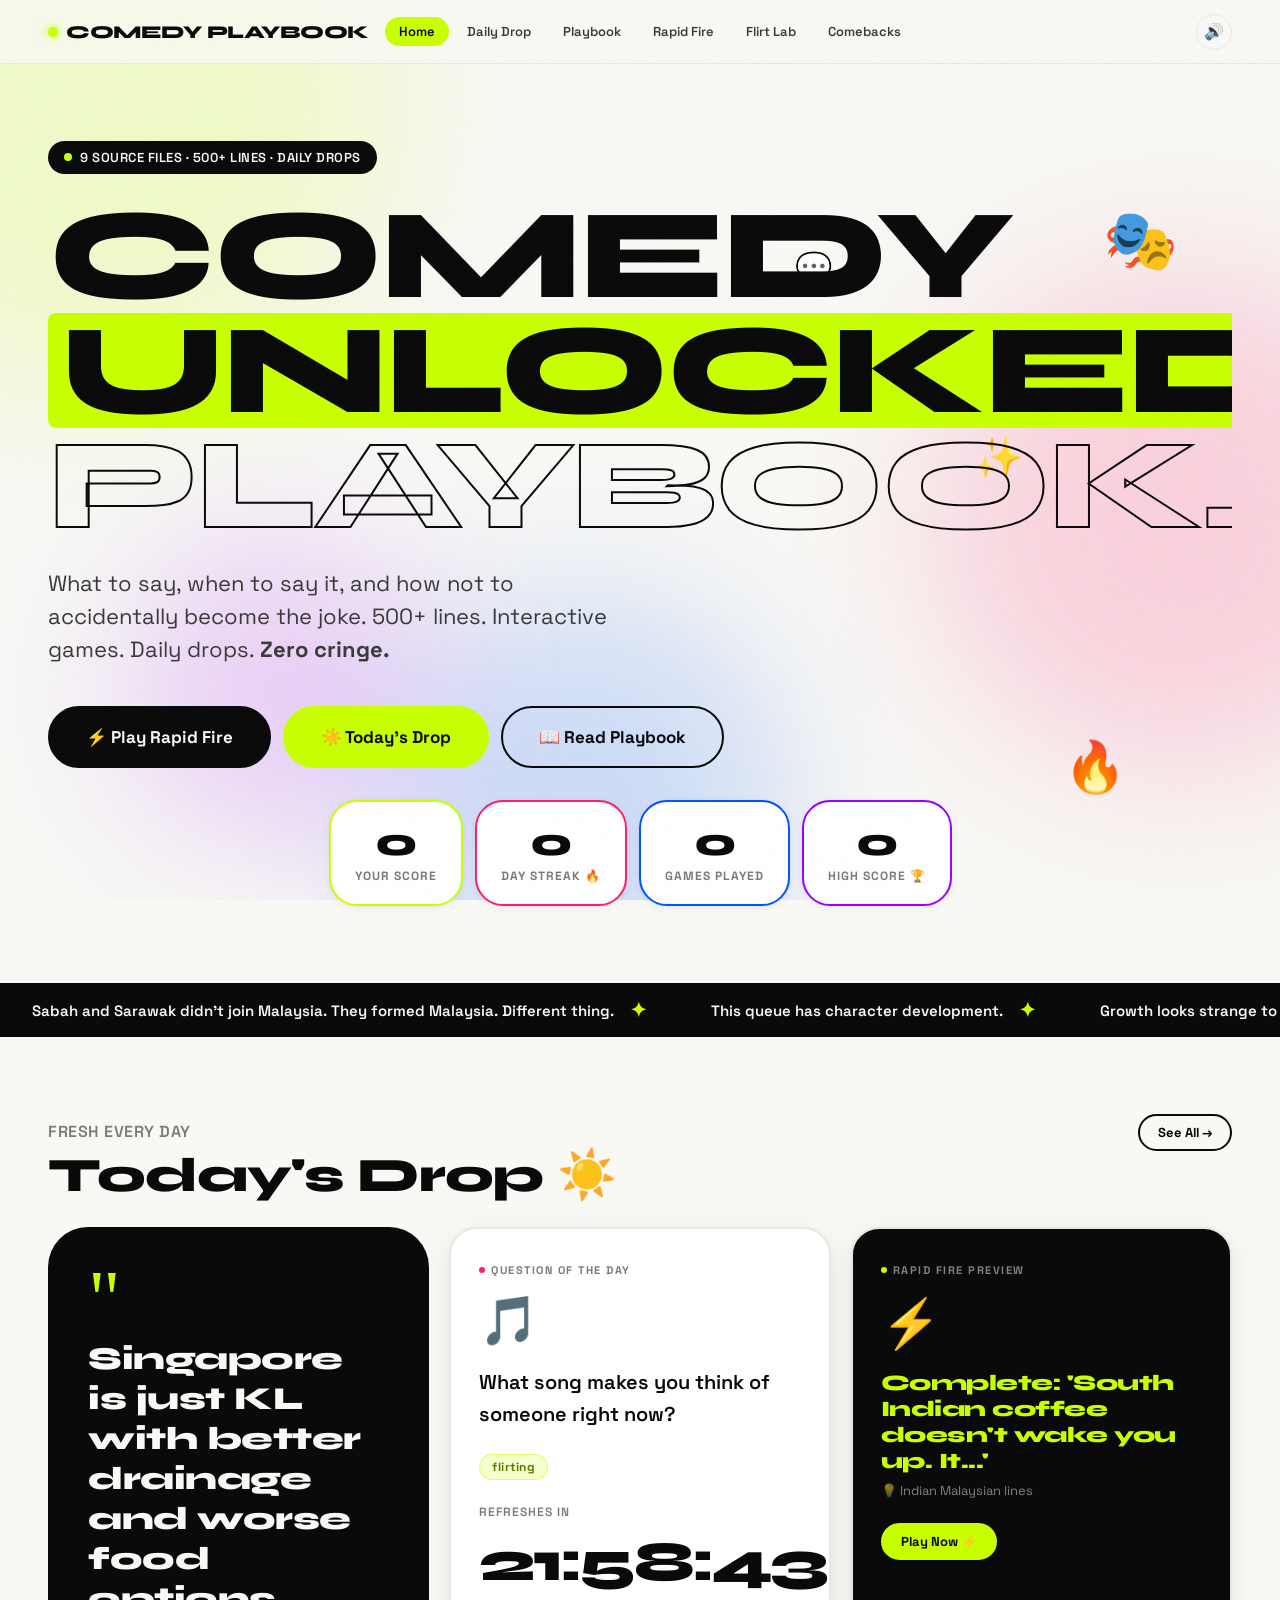
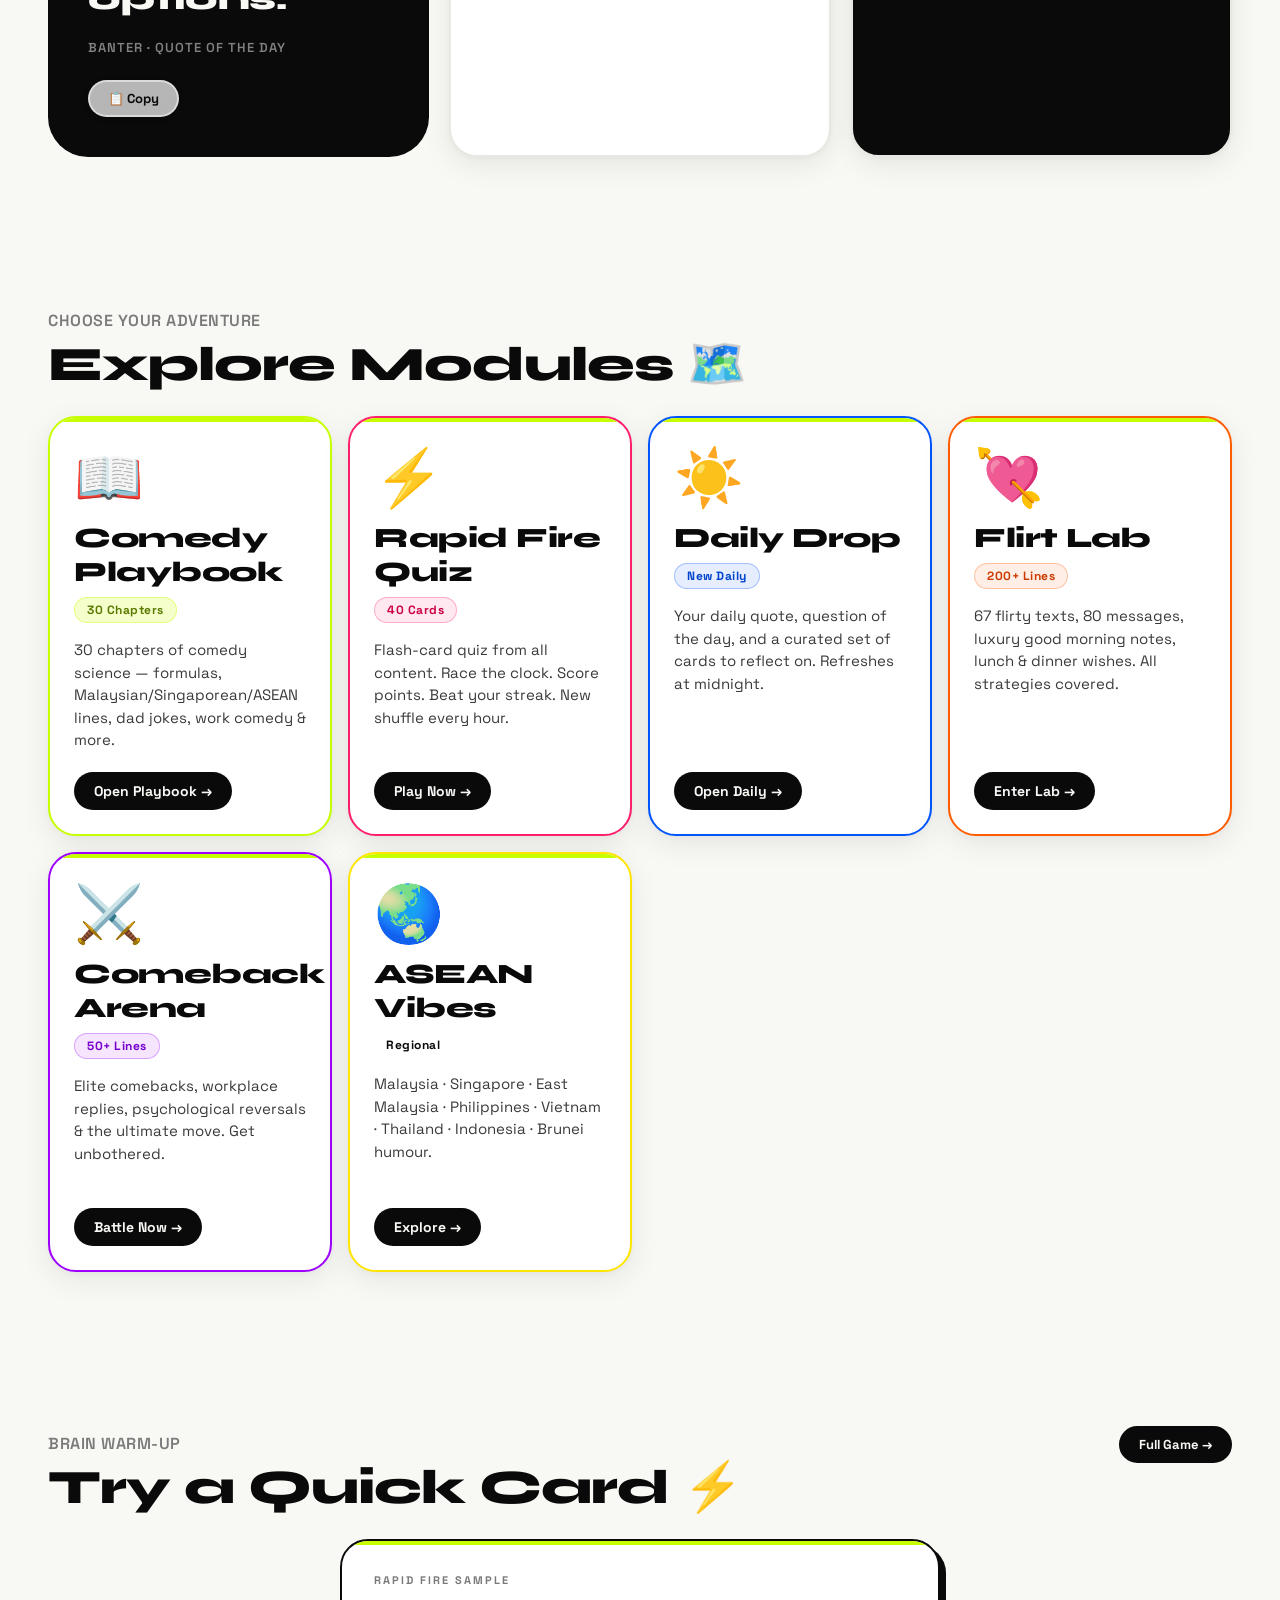
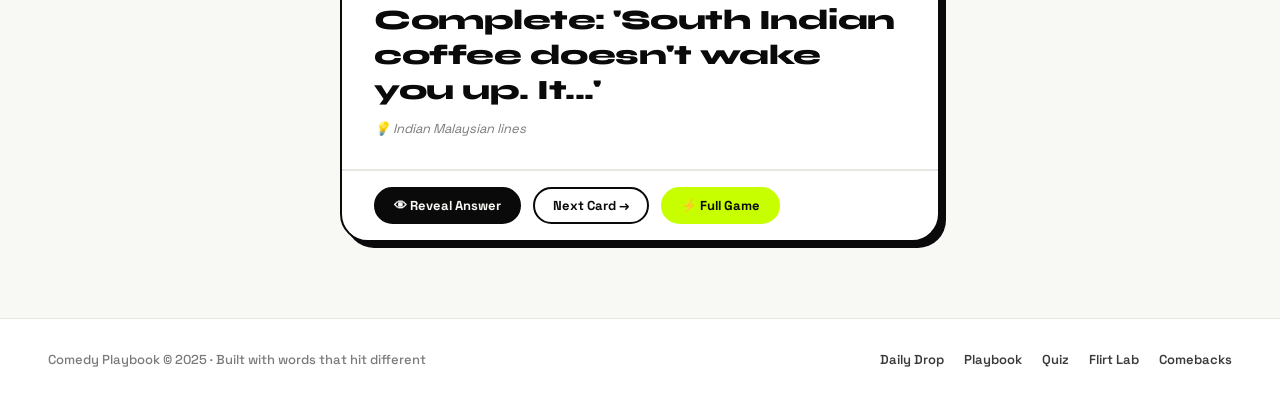
<file: index.html>
<!DOCTYPE html>
<html lang="en">
<head>
  <meta charset="UTF-8" />
  <meta name="viewport" content="width=device-width, initial-scale=1.0" />
  <meta name="description" content="Comedy Playbook — Interactive adventure game for everyday comedy, flirting, comebacks & ASEAN humour." />
  <title>Comedy Playbook 🎭 — Unlock Your Inner Comedian</title>
  <link rel="stylesheet" href="css/main.css" />
  <link rel="icon" type="image/svg+xml" href="data:image/svg+xml,<svg xmlns='http://www.w3.org/2000/svg' viewBox='0 0 100 100'><text y='.9em' font-size='90'>🎭</text></svg>" />
</head>
<body>
  <!-- Background blobs -->
  <div class="bg-blobs" aria-hidden="true">
    <div class="blob blob-1"></div>
    <div class="blob blob-2"></div>
    <div class="blob blob-3"></div>
    <div class="blob blob-4"></div>
  </div>

  <!-- Navigation -->
  <nav class="nav" role="navigation" aria-label="Main navigation">
    <a href="index.html" class="nav-logo">
      <span class="nav-logo-dot"></span>
      <span class="logo-full">COMEDY PLAYBOOK</span>
      <span class="logo-short">CP</span>
    </a>
    <div class="nav-links">
      <a href="index.html" class="nav-link active">Home</a>
      <a href="pages/daily.html" class="nav-link">Daily Drop</a>
      <a href="pages/playbook.html" class="nav-link">Playbook</a>
      <a href="pages/quiz.html" class="nav-link">Rapid Fire</a>
      <a href="pages/flirt.html" class="nav-link">Flirt Lab</a>
      <a href="pages/comebacks.html" class="nav-link">Comebacks</a>
    </div>
    <div class="nav-actions">
      <button class="nav-sound-btn" id="soundToggle" title="Toggle sound" aria-label="Toggle sound effects">🔊</button>
      <button class="burger" id="burgerBtn" aria-label="Toggle menu" aria-expanded="false">
        <span></span><span></span><span></span>
      </button>
    </div>
  </nav>

  <!-- Mobile nav -->
  <div class="mobile-nav" id="mobileNav" aria-hidden="true">
    <a href="index.html" class="mobile-nav-link active">🏠 Home</a>
    <a href="pages/daily.html" class="mobile-nav-link">☀️ Daily Drop</a>
    <a href="pages/playbook.html" class="mobile-nav-link">📖 Playbook</a>
    <a href="pages/quiz.html" class="mobile-nav-link">⚡ Rapid Fire</a>
    <a href="pages/flirt.html" class="mobile-nav-link">💘 Flirt Lab</a>
    <a href="pages/comebacks.html" class="mobile-nav-link">⚔️ Comebacks</a>
  </div>

  <main class="main-content page-wrap">

    <!-- ═══════════════════════════════════════════ HERO ═══ -->
    <section class="hero" id="hero" aria-label="Hero section">
      <!-- Floating decorations -->
      <span class="float-el" style="top:15%;right:8%;font-size:60px;animation-delay:0s">🎭</span>
      <span class="float-el" style="top:40%;right:20%;font-size:40px;animation-delay:1s">✨</span>
      <span class="float-el" style="bottom:20%;right:12%;font-size:50px;animation-delay:2s">🔥</span>
      <span class="float-el" style="top:20%;right:35%;font-size:30px;animation-delay:0.5s">💬</span>

      <div style="max-width:1400px;margin:0 auto;width:100%">
        <div class="hero-badge">
          <span class="hero-badge-dot"></span>
          9 SOURCE FILES · 500+ LINES · DAILY DROPS
        </div>

        <div class="hero-title">
          <div class="display-xl">
            <span class="line"><span class="word">COMEDY</span></span>
            <span class="line">
              <span class="word hero-accent-block" style="background:var(--accent1);color:var(--text)">UNLOCKED</span>
            </span>
            <span class="line"><span class="word text-stroke">PLAYBOOK.</span></span>
          </div>
        </div>

        <p class="hero-subtitle">
          What to say, when to say it, and how not to accidentally become the joke. 
          500+ lines. Interactive games. Daily drops. <strong>Zero cringe.</strong>
        </p>

        <div class="hero-cta-row">
          <a href="pages/quiz.html" class="btn btn-primary btn-lg" onclick="SOUNDS.click()">
            ⚡ Play Rapid Fire
          </a>
          <a href="pages/daily.html" class="btn btn-accent btn-lg" onclick="SOUNDS.click()">
            ☀️ Today's Drop
          </a>
          <a href="pages/playbook.html" class="btn btn-outline btn-lg" onclick="SOUNDS.click()">
            📖 Read Playbook
          </a>
        </div>

        <!-- Stats row -->
        <div class="stats-row mt-32" id="statsRow">
          <div class="stat-card" style="border-color:var(--accent1)">
            <div class="stat-number" id="statScore">0</div>
            <div class="stat-label">Your Score</div>
          </div>
          <div class="stat-card" style="border-color:var(--accent2)">
            <div class="stat-number" id="statStreak">0</div>
            <div class="stat-label">Day Streak 🔥</div>
          </div>
          <div class="stat-card" style="border-color:var(--accent3)">
            <div class="stat-number" id="statGames">0</div>
            <div class="stat-label">Games Played</div>
          </div>
          <div class="stat-card" style="border-color:var(--accent5)">
            <div class="stat-number" id="statHigh">0</div>
            <div class="stat-label">High Score 🏆</div>
          </div>
        </div>
      </div>
    </section>

    <!-- ═══════════════════════════════ TICKER ════════════ -->
    <div class="ticker-wrap" aria-label="Quote ticker" role="marquee">
      <div class="ticker-inner" id="ticker">
        <!-- Populated by JS -->
      </div>
    </div>

    <!-- ═══════════════════════════ DAILY DROP ════════════ -->
    <section class="section" aria-label="Daily drop section">
      <div class="section-header">
        <div>
          <div class="subheading mb-8">Fresh Every Day</div>
          <h2 class="display-md">Today's Drop ☀️</h2>
        </div>
        <a href="pages/daily.html" class="btn btn-outline btn-sm" onclick="SOUNDS.click()">See All →</a>
      </div>

      <div class="daily-strip">
        <!-- Quote of the Day -->
        <div class="quote-card tilt" id="qotdCard" style="flex:1.5">
          <span class="quote-marks">"</span>
          <p class="quote-text" id="qotdText">Loading...</p>
          <div class="quote-meta">
            <span id="qotdCategory"></span>
            · QUOTE OF THE DAY
          </div>
          <button class="btn btn-glass btn-sm mt-24" onclick="copyQuote()" style="color:var(--text)">
            📋 Copy
          </button>
        </div>

        <!-- Question of the Day -->
        <div class="daily-card tilt" style="flex:1;min-width:280px">
          <div class="daily-card-label">
            <span class="daily-card-label-dot"></span>
            Question of the Day
          </div>
          <div class="heading mb-16" id="qotdEmoji" style="font-size:48px">💭</div>
          <p class="body-lg" id="qotdQuestion" style="font-weight:600">Loading...</p>
          <div class="mt-24 flex gap-8 flex-wrap">
            <span class="tag" id="qotdTag" style="background:rgba(200,255,0,0.2);color:#5C7A00;border:1px solid rgba(200,255,0,0.5)"></span>
          </div>
          <div class="mt-24">
            <div style="font-size:12px;color:var(--text3);font-weight:600;text-transform:uppercase;letter-spacing:1px">
              Refreshes in
            </div>
            <div class="countdown mt-8" id="countdownTimer">--:--:--</div>
          </div>
        </div>

        <!-- Rapid Fire Teaser -->
        <div class="daily-card" style="background:var(--text);color:var(--bg);flex:1;min-width:280px">
          <div class="daily-card-label" style="color:rgba(248,248,245,0.5)">
            <span style="width:6px;height:6px;border-radius:50%;background:var(--accent1);display:inline-block"></span>
            Rapid Fire Preview
          </div>
          <div style="font-size:48px;margin-bottom:16px">⚡</div>
          <p style="font-family:var(--font-display);font-size:clamp(18px,2.5vw,22px);font-weight:800;letter-spacing:-0.5px;color:var(--accent1)" id="rfPreviewQ">Loading...</p>
          <p style="font-size:13px;color:rgba(248,248,245,0.5);margin-top:8px" id="rfPreviewHint"></p>
          <div class="mt-24">
            <a href="pages/quiz.html" class="btn btn-accent btn-sm" onclick="SOUNDS.click()">Play Now ⚡</a>
          </div>
        </div>
      </div>
    </section>

    <!-- ═══════════════════════ MODULE GRID ══════════════ -->
    <section class="section" aria-label="Module selection">
      <div class="section-header">
        <div>
          <div class="subheading mb-8">Choose Your Adventure</div>
          <h2 class="display-md">Explore Modules 🗺️</h2>
        </div>
      </div>

      <div class="grid-3" id="moduleGrid">
        <!-- Module cards rendered by JS -->
      </div>
    </section>

    <!-- ════════════════════ RAPID FIRE PREVIEW ══════════ -->
    <section class="section" aria-label="Rapid fire preview">
      <div class="section-header">
        <div>
          <div class="subheading mb-8">Brain Warm-Up</div>
          <h2 class="display-md">Try a Quick Card ⚡</h2>
        </div>
        <a href="pages/quiz.html" class="btn btn-primary btn-sm" onclick="SOUNDS.click()">Full Game →</a>
      </div>

      <!-- Mini quiz card -->
      <div class="quiz-arena" style="max-width:600px">
        <div class="card" style="padding:0;border-color:var(--text);box-shadow:6px 6px 0 var(--text)">
          <div style="padding:32px" id="miniQuizContainer">
            <div class="quiz-q-label">RAPID FIRE SAMPLE</div>
            <p class="quiz-question" id="miniQ">Loading...</p>
            <div class="quiz-hint" id="miniHint"></div>
            <div class="quiz-answer-panel" id="miniAns">
              <div style="font-size:11px;font-weight:700;letter-spacing:2px;color:rgba(248,248,245,0.5);margin-bottom:8px">ANSWER</div>
              <div class="quiz-answer-text" id="miniAnsText"></div>
            </div>
          </div>
          <div class="divider"></div>
          <div style="padding:16px 32px;display:flex;gap:12px;flex-wrap:wrap">
            <button class="btn btn-primary btn-sm" id="miniRevealBtn" onclick="miniReveal()">👁 Reveal Answer</button>
            <button class="btn btn-outline btn-sm" onclick="miniNext()">Next Card →</button>
            <a href="pages/quiz.html" class="btn btn-accent btn-sm" onclick="SOUNDS.click()">⚡ Full Game</a>
          </div>
        </div>
      </div>
    </section>

    <!-- ══════════════════════════ FOOTER ════════════════ -->
    <footer class="footer" role="contentinfo">
      <div class="footer-text">
        Comedy Playbook © 2025 · Built with words that hit different
      </div>
      <div class="footer-links">
        <a href="pages/daily.html" class="footer-link">Daily Drop</a>
        <a href="pages/playbook.html" class="footer-link">Playbook</a>
        <a href="pages/quiz.html" class="footer-link">Quiz</a>
        <a href="pages/flirt.html" class="footer-link">Flirt Lab</a>
        <a href="pages/comebacks.html" class="footer-link">Comebacks</a>
      </div>
    </footer>

  </main>

  <!-- Scripts -->
  <script src="js/data.js"></script>
  <script src="js/engine.js"></script>
  <script src="js/sounds.js"></script>
  <script src="js/nav.js"></script>
  <script>
    // ── Init ──────────────────────────────────────────────
    document.addEventListener('DOMContentLoaded', () => {
      ENGINE.applyHourlyTheme();
      initNav();
      initStats();
      initTicker();
      initDailyDrop();
      initModuleGrid();
      initMiniQuiz();
      initCountdown();
      initTiltCards();
      initSoundToggle();
    });

    // ── Sound toggle ──────────────────────────────────────
    function initSoundToggle() {
      const btn = document.getElementById('soundToggle');
      let on = true;
      btn.addEventListener('click', () => {
        on = SOUNDS.toggle();
        btn.textContent = on ? '🔊' : '🔇';
        btn.title = on ? 'Mute sound' : 'Unmute sound';
        if (on) SOUNDS.click();
      });
    }

    // ── Stats ─────────────────────────────────────────────
    function initStats() {
      const s = ENGINE.loadState();
      animateNumber('statScore', s.totalScore);
      animateNumber('statStreak', s.streak);
      animateNumber('statGames', s.gamesPlayed);
      animateNumber('statHigh', s.highScore);
    }

    function animateNumber(id, target) {
      const el = document.getElementById(id);
      if (!el || target === 0) return;
      let cur = 0;
      const step = Math.ceil(target / 30);
      const t = setInterval(() => {
        cur = Math.min(cur + step, target);
        el.textContent = cur;
        if (cur >= target) clearInterval(t);
      }, 30);
    }

    // ── Ticker ────────────────────────────────────────────
    function initTicker() {
      const quotes = ENGINE.getTickerQuotes();
      const ticker = document.getElementById('ticker');
      // Duplicate for seamless loop
      const items = [...quotes, ...quotes].map(q =>
        `<span class="ticker-item">${q.text}<span class="ticker-sep">✦</span></span>`
      ).join('');
      ticker.innerHTML = items;
    }

    // ── Daily drop ────────────────────────────────────────
    function initDailyDrop() {
      // QOTD
      const qotd = ENGINE.getDailyQuote();
      document.getElementById('qotdText').textContent = qotd.text;
      document.getElementById('qotdCategory').textContent = qotd.category.replace(/-/g,' ').toUpperCase();

      // QOTD Question
      const q = ENGINE.getDailyQuestion();
      document.getElementById('qotdEmoji').textContent = q.emoji;
      document.getElementById('qotdQuestion').textContent = q.q;
      document.getElementById('qotdTag').textContent = q.category;

      // RF Preview
      const rf = ENGINE.getShuffledRapidFire();
      const card = rf[0];
      document.getElementById('rfPreviewQ').textContent = card.q;
      document.getElementById('rfPreviewHint').textContent = '💡 ' + card.hint;
    }

    window.copyQuote = function () {
      const text = document.getElementById('qotdText').textContent;
      navigator.clipboard.writeText(text).then(() => {
        SOUNDS.copy();
        showToast('📋 Copied to clipboard!');
      }).catch(() => {
        showToast('Could not copy — try manually!');
      });
    };

    // ── Module grid ───────────────────────────────────────
    const MODULES = [
      {
        icon: '📖', title: 'Comedy Playbook', color: 'lime',
        desc: '30 chapters of comedy science — formulas, Malaysian/Singaporean/ASEAN lines, dad jokes, work comedy & more.',
        cta: 'Open Playbook', href: 'pages/playbook.html', badge: '30 Chapters'
      },
      {
        icon: '⚡', title: 'Rapid Fire Quiz', color: 'pink',
        desc: 'Flash-card quiz from all content. Race the clock. Score points. Beat your streak. New shuffle every hour.',
        cta: 'Play Now', href: 'pages/quiz.html', badge: '40 Cards'
      },
      {
        icon: '☀️', title: 'Daily Drop', color: 'blue',
        desc: 'Your daily quote, question of the day, and a curated set of cards to reflect on. Refreshes at midnight.',
        cta: 'Open Daily', href: 'pages/daily.html', badge: 'New Daily'
      },
      {
        icon: '💘', title: 'Flirt Lab', color: 'orange',
        desc: '67 flirty texts, 80 messages, luxury good morning notes, lunch & dinner wishes. All strategies covered.',
        cta: 'Enter Lab', href: 'pages/flirt.html', badge: '200+ Lines'
      },
      {
        icon: '⚔️', title: 'Comeback Arena', color: 'purple',
        desc: 'Elite comebacks, workplace replies, psychological reversals & the ultimate move. Get unbothered.',
        cta: 'Battle Now', href: 'pages/comebacks.html', badge: '50+ Lines'
      },
      {
        icon: '🌏', title: 'ASEAN Vibes', color: 'yellow',
        desc: 'Malaysia · Singapore · East Malaysia · Philippines · Vietnam · Thailand · Indonesia · Brunei humour.',
        cta: 'Explore', href: 'pages/playbook.html#asean', badge: 'Regional'
      }
    ];

    function initModuleGrid() {
      const grid = document.getElementById('moduleGrid');
      const colorBorderMap = {
        lime: 'var(--accent1)', pink: 'var(--accent2)', blue: 'var(--accent3)',
        orange: 'var(--accent4)', purple: 'var(--accent5)', yellow: 'var(--yellow)'
      };
      grid.innerHTML = MODULES.map((m, i) => `
        <a href="${m.href}" class="card module-card card-${m.color} tilt"
           style="animation: bounce-in 0.5s ${i * 0.08}s both"
           onmouseenter="SOUNDS.hover()" onclick="SOUNDS.click()">
          <div class="card-header" style="padding-bottom:0">
            <div>
              <span class="module-card-emoji">${m.icon}</span>
              <div class="heading">${m.title}</div>
              <span class="tag tag-${m.color} mt-8">${m.badge}</span>
            </div>
          </div>
          <div class="card-body" style="padding-top:16px">
            <p class="module-card-desc">${m.desc}</p>
            <div class="module-card-cta">${m.cta} →</div>
          </div>
        </a>
      `).join('');
    }

    // ── Mini quiz ─────────────────────────────────────────
    let miniCards = [];
    let miniIdx = 0;
    let miniRevealed = false;

    function initMiniQuiz() {
      miniCards = ENGINE.getShuffledRapidFire();
      showMiniCard();
    }

    function showMiniCard() {
      if (miniIdx >= miniCards.length) miniIdx = 0;
      const card = miniCards[miniIdx];
      document.getElementById('miniQ').textContent = card.q;
      document.getElementById('miniHint').textContent = '💡 ' + card.hint;
      document.getElementById('miniAns').classList.remove('visible');
      document.getElementById('miniAnsText').textContent = card.a;
      document.getElementById('miniRevealBtn').style.display = '';
      miniRevealed = false;
    }

    window.miniReveal = function () {
      SOUNDS.reveal();
      document.getElementById('miniAns').classList.add('visible');
      document.getElementById('miniRevealBtn').style.display = 'none';
      miniRevealed = true;
    };

    window.miniNext = function () {
      SOUNDS.swipe();
      miniIdx++;
      showMiniCard();
    };

    // ── Countdown timer ───────────────────────────────────
    function initCountdown() {
      function update() {
        const ms = ENGINE.msToMidnight();
        document.getElementById('countdownTimer').textContent = ENGINE.formatCountdown(ms);
      }
      update();
      setInterval(update, 1000);
    }

    // ── 3D tilt effect ────────────────────────────────────
    function initTiltCards() {
      document.querySelectorAll('.tilt').forEach(card => {
        card.addEventListener('mousemove', e => {
          const rect = card.getBoundingClientRect();
          const x = (e.clientX - rect.left) / rect.width - 0.5;
          const y = (e.clientY - rect.top) / rect.height - 0.5;
          card.style.transform = `perspective(800px) rotateX(${-y * 8}deg) rotateY(${x * 8}deg) translateY(-4px)`;
        });
        card.addEventListener('mouseleave', () => {
          card.style.transform = '';
        });
      });
    }

    // ── Toast ─────────────────────────────────────────────
    window.showToast = function (msg, duration = 3000) {
      const existing = document.querySelector('.toast');
      if (existing) existing.remove();
      const t = document.createElement('div');
      t.className = 'toast';
      t.textContent = msg;
      document.body.appendChild(t);
      setTimeout(() => {
        t.classList.add('toast-out');
        setTimeout(() => t.remove(), 300);
      }, duration);
    };

    // ── Confetti burst ────────────────────────────────────
    window.confettiBurst = function (x, y) {
      const colors = ['#C8FF00','#FF1F6D','#0055FF','#FF5C00','#9D00FF','#FFE500'];
      for (let i = 0; i < 20; i++) {
        const el = document.createElement('div');
        el.className = 'confetti-piece';
        el.style.cssText = `
          left: ${x + (Math.random() - 0.5) * 200}px;
          top: ${y}px;
          background: ${colors[Math.floor(Math.random() * colors.length)]};
          width: ${6 + Math.random() * 8}px;
          height: ${6 + Math.random() * 8}px;
          border-radius: ${Math.random() > 0.5 ? '50%' : '2px'};
          animation-duration: ${0.8 + Math.random() * 0.8}s;
          animation-delay: ${Math.random() * 0.3}s;
        `;
        document.body.appendChild(el);
        setTimeout(() => el.remove(), 1600);
      }
    };

    // ── Hourly theme refresh ──────────────────────────────
    setInterval(() => {
      ENGINE.applyHourlyTheme();
    }, 60000); // Check every minute, theme only changes on hour boundary
  </script>
</body>
</html>
</file>
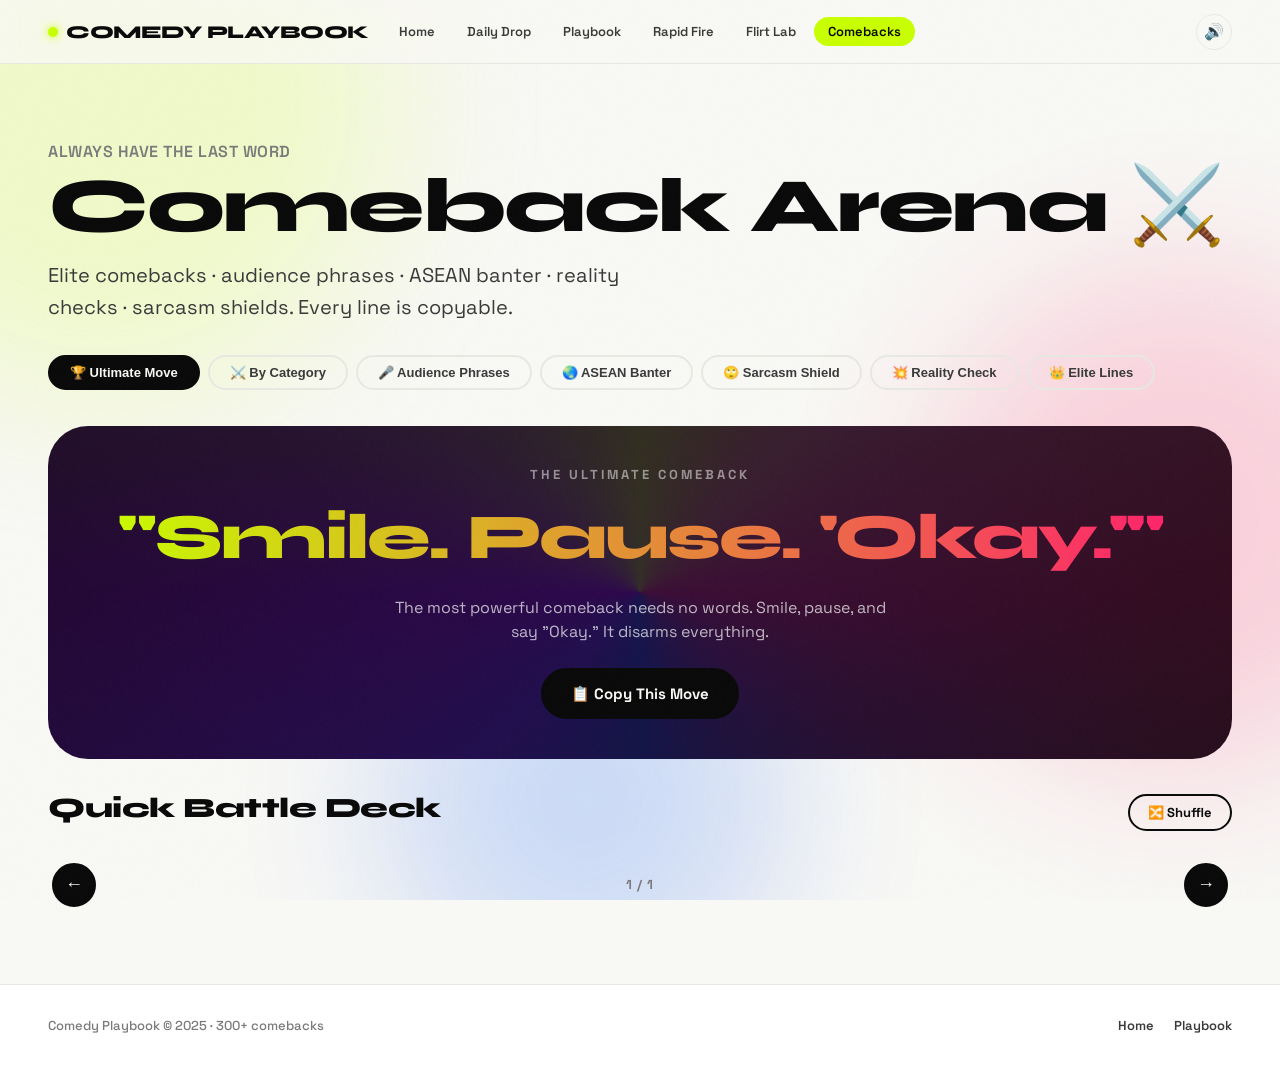
<file: pages/comebacks.html>
<!DOCTYPE html>
<html lang="en">
<head>
  <meta charset="UTF-8" />
  <meta name="viewport" content="width=device-width, initial-scale=1.0" />
  <title>Comeback Arena ⚔️ — Comedy Playbook</title>
  <link rel="stylesheet" href="../css/main.css" />
  <style>
    .battle-card {
      background: var(--surface);
      border-radius: var(--r-xl);
      border: 2.5px solid var(--border);
      box-shadow: var(--shadow-lg);
      padding: 32px;
      position: relative;
      overflow: hidden;
      transition: var(--transition);
    }
    .battle-card::before {
      content: '';
      position: absolute;
      inset: 0 0 auto 0;
      height: 5px;
      background: var(--accent1);
      border-radius: var(--r-xl) var(--r-xl) 0 0;
    }
    .battle-card.red::before { background: var(--accent2); }
    .battle-card.blue::before { background: var(--accent3); }
    .battle-card.orange::before { background: var(--accent4); }
    .battle-card.purple::before { background: var(--accent5); }
    .battle-card.gold::before { background: var(--yellow); }

    .ultimate-move {
      background: linear-gradient(135deg, #0A0A0A 0%, #1A0A2E 50%, #0A0A0A 100%);
      color: white;
      border: none;
      border-radius: var(--r-xl);
      padding: 40px;
      text-align: center;
      position: relative;
      overflow: hidden;
    }
    .ultimate-move::before {
      content: '';
      position: absolute;
      inset: 0;
      background: conic-gradient(from 0deg, var(--accent1) 0%, var(--accent2) 25%, var(--accent3) 50%, var(--accent5) 75%, var(--accent1) 100%);
      opacity: 0.15;
      animation: spin-bg 8s linear infinite;
    }
    @keyframes spin-bg { to { transform: rotate(360deg); } }
    .ultimate-text {
      font-family: var(--font-display);
      font-size: clamp(32px, 6vw, 64px);
      font-weight: 800;
      letter-spacing: -2px;
      position: relative;
      z-index: 1;
      background: linear-gradient(90deg, #C8FF00, #FF1F6D, #0055FF, #C8FF00);
      background-size: 300%;
      -webkit-background-clip: text;
      -webkit-text-fill-color: transparent;
      background-clip: text;
      animation: gradient-shift 4s ease infinite;
    }
    @keyframes gradient-shift { 0%,100%{background-position:0%} 50%{background-position:100%} }

    .comeback-item {
      padding: 14px 18px;
      border-radius: var(--r-md);
      background: var(--surface2);
      border: 1.5px solid var(--border);
      cursor: pointer;
      transition: var(--transition-fast);
      font-size: 15px;
      line-height: 1.5;
      margin-bottom: 8px;
      display: flex;
      align-items: flex-start;
      gap: 12px;
    }
    .comeback-item:hover {
      background: var(--text);
      color: var(--bg);
      transform: translateX(4px);
    }
    .comeback-item-dot {
      width: 8px; height: 8px;
      border-radius: 50%;
      background: var(--accent1);
      margin-top: 8px;
      flex-shrink: 0;
    }

    .audience-pill {
      display: inline-block;
      padding: 8px 16px;
      border-radius: var(--r-pill);
      background: var(--surface2);
      border: 1.5px solid var(--border);
      font-size: 14px;
      cursor: pointer;
      transition: var(--transition-fast);
      margin: 4px;
    }
    .audience-pill:hover {
      background: var(--accent1);
      border-color: var(--accent1);
      color: #0A0A0A;
      transform: scale(1.05);
    }
  </style>
</head>
<body>
  <div class="bg-blobs" aria-hidden="true">
    <div class="blob blob-1"></div>
    <div class="blob blob-2"></div>
    <div class="blob blob-3"></div>
  </div>

  <nav class="nav">
    <a href="../index.html" class="nav-logo"><span class="nav-logo-dot"></span><span class="logo-full">COMEDY PLAYBOOK</span><span class="logo-short">CP</span></a>
    <div class="nav-links">
      <a href="../index.html" class="nav-link">Home</a>
      <a href="daily.html" class="nav-link">Daily Drop</a>
      <a href="playbook.html" class="nav-link">Playbook</a>
      <a href="quiz.html" class="nav-link">Rapid Fire</a>
      <a href="flirt.html" class="nav-link">Flirt Lab</a>
      <a href="comebacks.html" class="nav-link active">Comebacks</a>
    </div>
    <div class="nav-actions">
      <button class="nav-sound-btn" id="soundToggle" aria-label="Toggle sound">🔊</button>
      <button class="burger" id="burgerBtn" aria-expanded="false" aria-label="Toggle menu">
        <span></span><span></span><span></span>
      </button>
    </div>
  </nav>
  <div class="mobile-nav" id="mobileNav" aria-hidden="true">
    <a href="../index.html" class="mobile-nav-link">🏠 Home</a>
    <a href="daily.html" class="mobile-nav-link">☀️ Daily Drop</a>
    <a href="playbook.html" class="mobile-nav-link">📖 Playbook</a>
    <a href="quiz.html" class="mobile-nav-link">⚡ Rapid Fire</a>
    <a href="flirt.html" class="mobile-nav-link">💘 Flirt Lab</a>
    <a href="comebacks.html" class="mobile-nav-link active">⚔️ Comebacks</a>
  </div>

  <main class="main-content page-wrap page-enter">
    <section class="section">
      <div class="mb-32">
        <div class="subheading mb-8">Always have the last word</div>
        <h1 class="display-lg">Comeback Arena ⚔️</h1>
        <p class="body-lg mt-16" style="color:var(--text2);max-width:640px">
          Elite comebacks · audience phrases · ASEAN banter · reality checks · sarcasm shields.
          Every line is copyable.
        </p>
      </div>

      <!-- Category tabs -->
      <div class="tab-row mb-32" id="cbTabs">
        <button class="tab active" onclick="showCBSection('ultimate',this)">🏆 Ultimate Move</button>
        <button class="tab" onclick="showCBSection('categories',this)">⚔️ By Category</button>
        <button class="tab" onclick="showCBSection('audience',this)">🎤 Audience Phrases</button>
        <button class="tab" onclick="showCBSection('asean',this)">🌏 ASEAN Banter</button>
        <button class="tab" onclick="showCBSection('sarcasm',this)">🙄 Sarcasm Shield</button>
        <button class="tab" onclick="showCBSection('reality',this)">💥 Reality Check</button>
        <button class="tab" onclick="showCBSection('elite',this)">👑 Elite Lines</button>
      </div>

      <!-- ULTIMATE MOVE -->
      <div id="sec-ultimate">
        <div class="ultimate-move mb-32">
          <div style="font-size:13px;font-weight:700;letter-spacing:3px;text-transform:uppercase;color:rgba(255,255,255,0.5);margin-bottom:16px;position:relative;z-index:1">The Ultimate Comeback</div>
          <div class="ultimate-text">"Smile. Pause. 'Okay.'"</div>
          <p style="font-size:16px;color:rgba(255,255,255,0.7);margin-top:20px;position:relative;z-index:1;max-width:500px;margin-left:auto;margin-right:auto;line-height:1.5">
            The most powerful comeback needs no words. Smile, pause, and say "Okay." It disarms everything.
          </p>
          <button class="btn btn-primary mt-24" onclick="copyLine('Smile. Pause. Okay.')" style="position:relative;z-index:1">
            📋 Copy This Move
          </button>
        </div>

        <!-- Comeback carousel preview -->
        <div class="section-header mb-16">
          <h2 class="heading">Quick Battle Deck</h2>
          <button class="btn btn-outline btn-sm" onclick="shuffleBattleDeck()">🔀 Shuffle</button>
        </div>
        <div class="carousel-wrap">
          <div class="carousel-track-outer" style="border-radius:var(--r-xl)">
            <div class="carousel-track" id="battleTrack"></div>
          </div>
          <div class="carousel-nav">
            <button class="carousel-btn carousel-btn-prev" onclick="carouselNav('battle',-1)" aria-label="Previous"></button>
            <span class="carousel-counter" id="battleCounter">1 / 1</span>
            <button class="carousel-btn carousel-btn-next" onclick="carouselNav('battle',1)" aria-label="Next"></button>
          </div>
        </div>
      </div>

      <!-- CATEGORIES -->
      <div id="sec-categories" class="hidden">
        <div id="cbCatContent"></div>
      </div>

      <!-- AUDIENCE PHRASES -->
      <div id="sec-audience" class="hidden">
        <div class="section-header mb-16">
          <div>
            <h2 class="heading">101 Audience Participation Phrases 🎤</h2>
            <p class="body-sm mt-4" style="color:var(--text3)">Tap any phrase to copy it</p>
          </div>
          <button class="btn btn-outline btn-sm" onclick="shuffleAudience()">🔀 Shuffle</button>
        </div>
        <div id="audienceContainer"></div>
      </div>

      <!-- ASEAN BANTER -->
      <div id="sec-asean" class="hidden">
        <div class="section-header mb-24">
          <div>
            <h2 class="heading">ASEAN Banter 🌏</h2>
            <p class="body-sm mt-4" style="color:var(--text3)">East Malaysia · MY-SG · Indian Malaysian · Gen Z</p>
          </div>
        </div>
        <div class="tab-row mb-24" id="aseanTabs">
          <button class="tab active" onclick="showAsean('east-malaysia',this)">🌴 East Malaysia</button>
          <button class="tab" onclick="showAsean('my-sg',this)">🇸🇬 MY-SG</button>
          <button class="tab" onclick="showAsean('indian-malaysian',this)">🌶️ Indian Malaysian</button>
          <button class="tab" onclick="showAsean('gen-z',this)">📱 Gen Z</button>
          <button class="tab" onclick="showAsean('workplace',this)">💼 Workplace</button>
        </div>
        <div id="aseanContent"></div>
      </div>

      <!-- SARCASM SHIELD -->
      <div id="sec-sarcasm" class="hidden">
        <div class="section-header mb-24">
          <div>
            <h2 class="heading">Sarcasm Shield 🙄</h2>
            <p class="body-sm mt-4" style="color:var(--text3)">When you need to deflect without engaging</p>
          </div>
        </div>
        <div id="sarcasmContent"></div>
      </div>

      <!-- REALITY CHECK -->
      <div id="sec-reality" class="hidden">
        <div class="section-header mb-24">
          <div>
            <h2 class="heading">Reality Check 💥</h2>
            <p class="body-sm mt-4" style="color:var(--text3)">Psychological comebacks · classy shutdowns</p>
          </div>
        </div>
        <div id="realityContent"></div>
      </div>

      <!-- ELITE LINES -->
      <div id="sec-elite" class="hidden">
        <div class="section-header mb-24">
          <div>
            <h2 class="heading">Elite Comeback Lines 👑</h2>
            <p class="body-sm mt-4" style="color:var(--text3)">Workplace · classy · funny · ruthless</p>
          </div>
        </div>
        <div id="eliteContent"></div>
      </div>
    </section>
  </main>

  <footer class="footer">
    <div class="footer-text">Comedy Playbook © 2025 · 300+ comebacks</div>
    <div class="footer-links">
      <a href="../index.html" class="footer-link">Home</a>
      <a href="playbook.html" class="footer-link">Playbook</a>
    </div>
  </footer>

  <script src="../js/data.js"></script>
  <script src="../js/engine.js"></script>
  <script src="../js/sounds.js"></script>
  <script src="../js/nav.js"></script>
  <script>
    const cbCarousels = {};

    document.addEventListener('DOMContentLoaded', () => {
      ENGINE.applyHourlyTheme();
      initNav();
      initSoundToggle();
      buildBattleDeck();
      buildCategories();
      buildAudience();
      buildAsean('east-malaysia');
      buildSarcasm();
      buildReality();
      buildElite();
      initSwipe();
    });

    function initSoundToggle() {
      const btn = document.getElementById('soundToggle');
      let on = true;
      btn.addEventListener('click', () => { on = SOUNDS.toggle(); btn.textContent = on ? '🔊' : '🔇'; });
    }

    const CB_SECTIONS = ['ultimate','categories','audience','asean','sarcasm','reality','elite'];
    window.showCBSection = function(id, btn) {
      SOUNDS.click();
      CB_SECTIONS.forEach(s => { document.getElementById('sec-'+s).classList.add('hidden'); });
      document.getElementById('sec-'+id).classList.remove('hidden');
      document.querySelectorAll('#cbTabs .tab').forEach(t => t.classList.remove('active'));
      btn.classList.add('active');
    };

    // ── Battle deck ───────────────────────────────────────
    function buildBattleDeck() {
      const all = [];
      COMEBACKS.categories.forEach(cat => {
        cat.lines.forEach(l => all.push({ text: l, cat: cat.label, color: cat.color || 'var(--accent1)' }));
      });
      const colors = ['#C8FF00','#FF1F6D','#0055FF','#FF5C00','#9D00FF','#FFE500'];
      const track = document.getElementById('battleTrack');
      track.innerHTML = all.map((item, i) => battleCard(item.text, item.cat, colors[i % colors.length])).join('');
      cbCarousels['battle'] = { idx: 0, total: all.length };
      updateCbCarousel('battle');
    }

    function battleCard(text, cat, color) {
      const safe = text.replace(/'/g, "\\'").replace(/\\/g, '\\\\');
      return `<div class="carousel-slide">
        <div class="battle-card tilt" style="--card-accent:${color}">
          <div style="font-size:11px;font-weight:700;letter-spacing:2px;color:var(--text3);margin-bottom:16px;text-transform:uppercase">${cat}</div>
          <div style="font-family:var(--font-display);font-size:clamp(18px,2.5vw,26px);font-weight:800;letter-spacing:-0.5px;line-height:1.3;flex:1;margin-bottom:24px">"${text}"</div>
          <div style="display:flex;align-items:center;justify-content:space-between">
            <span style="font-size:13px;color:var(--text3)">⚔️ Tap to copy</span>
            <button class="btn btn-outline btn-sm" onclick="copyLine('${safe}')">📋 Copy</button>
          </div>
        </div>
      </div>`;
    }

    window.shuffleBattleDeck = function() {
      SOUNDS.swipe();
      const track = document.getElementById('battleTrack');
      const slides = Array.from(track.children);
      const shuffled = ENGINE.shuffleWithSeed(slides, Date.now());
      track.innerHTML = '';
      shuffled.forEach(s => track.appendChild(s));
      cbCarousels['battle'].idx = 0;
      updateCbCarousel('battle');
      showToast('🔀 Shuffled!');
    };

    // ── Categories ────────────────────────────────────────
    const CAT_COLORS = { workplace: '#C8FF00', classy: '#FFE500', funny: '#FF5C00', psychological: '#9D00FF', ruthless: '#FF1F6D', basic: '#0055FF' };
    function buildCategories() {
      const el = document.getElementById('cbCatContent');
      el.innerHTML = COMEBACKS.categories.map(cat => `
        <div class="battle-card ${cat.id} mb-24" id="cat-${cat.id}">
          <div style="display:flex;align-items:center;justify-content:space-between;margin-bottom:16px;flex-wrap:wrap;gap:8px">
            <h3 class="heading">${cat.icon} ${cat.label}</h3>
            <span class="tag" style="background:${CAT_COLORS[cat.id] || 'var(--accent1)'}22;color:${CAT_COLORS[cat.id] || 'var(--accent1)'};">${cat.lines.length} lines</span>
          </div>
          ${cat.desc ? `<p style="font-size:14px;color:var(--text2);margin-bottom:16px">${cat.desc}</p>` : ''}
          ${cat.lines.map(l => comebackItem(l, CAT_COLORS[cat.id])).join('')}
        </div>
      `).join('');
    }

    function comebackItem(text, color = 'var(--accent1)') {
      const safe = text.replace(/'/g, "\\'").replace(/\\/g, '\\\\');
      return `<div class="comeback-item" onclick="copyLine('${safe}')">
        <div class="comeback-item-dot" style="background:${color}"></div>
        <span>${text}</span>
      </div>`;
    }

    // ── Audience phrases ──────────────────────────────────
    function buildAudience() {
      const el = document.getElementById('audienceContainer');
      el.innerHTML = `<div id="audiencePills" style="line-height:2">` +
        AUDIENCE_PHRASES.phrases.map(p => audiencePill(p)).join('') +
      `</div>`;
    }
    function audiencePill(text) {
      const safe = text.replace(/'/g, "\\'").replace(/\\/g, '\\\\');
      return `<span class="audience-pill" onclick="copyLine('${safe}')">${text}</span>`;
    }
    window.shuffleAudience = function() {
      SOUNDS.swipe();
      const shuffled = ENGINE.shuffleWithSeed([...AUDIENCE_PHRASES.phrases], Date.now());
      document.getElementById('audiencePills').innerHTML = shuffled.map(p => audiencePill(p)).join('');
      showToast('🔀 Shuffled!');
    };

    // ── ASEAN ─────────────────────────────────────────────
    function buildAsean(id) {
      const el = document.getElementById('aseanContent');
      const section = AUDIT_LINES.sections.find(s => s.id === id);
      if (!section) { el.innerHTML = '<p style="color:var(--text3)">Coming soon</p>'; return; }
      el.innerHTML = `<div class="battle-card">
        <h3 class="heading mb-16">${section.label}</h3>
        ${section.lines.map(l => comebackItem(l, '#C8FF00')).join('')}
      </div>`;
    }
    window.showAsean = function(id, btn) {
      SOUNDS.click();
      document.querySelectorAll('#aseanTabs .tab').forEach(t => t.classList.remove('active'));
      btn.classList.add('active');
      buildAsean(id);
    };

    // ── Sarcasm ───────────────────────────────────────────
    function buildSarcasm() {
      const el = document.getElementById('sarcasmContent');
      const sec = AUDIT_LINES.sections.find(s => s.id === 'sarcasm');
      if (!sec) { el.innerHTML = `<p style="color:var(--text3)">No sarcasm data found.</p>`; return; }
      el.innerHTML = `<div class="battle-card red">
        ${sec.lines.map(l => comebackItem(l, '#FF1F6D')).join('')}
      </div>`;
    }

    // ── Reality check ─────────────────────────────────────
    function buildReality() {
      const el = document.getElementById('realityContent');
      const psych = COMEBACKS.categories.find(c => c.id === 'psychological');
      const classy = COMEBACKS.categories.find(c => c.id === 'classy');
      let html = '';
      if (psych) {
        html += `<div class="battle-card purple mb-24">
          <h3 class="heading mb-4">${psych.icon} ${psych.label}</h3>
          <p style="font-size:14px;color:var(--text2);margin-bottom:16px">${psych.desc || ''}</p>
          ${psych.lines.map(l => comebackItem(l, '#9D00FF')).join('')}
        </div>`;
      }
      if (classy) {
        html += `<div class="battle-card gold mb-24">
          <h3 class="heading mb-4">${classy.icon} ${classy.label}</h3>
          <p style="font-size:14px;color:var(--text2);margin-bottom:16px">${classy.desc || ''}</p>
          ${classy.lines.map(l => comebackItem(l, '#FFE500')).join('')}
        </div>`;
      }
      // Add reality check lines from comebacks if present
      if (COMEBACKS.realityCheck) {
        html += `<div class="battle-card orange mb-24">
          <h3 class="heading mb-16">💥 Reality Check Lines</h3>
          ${COMEBACKS.realityCheck.map(l => comebackItem(l, '#FF5C00')).join('')}
        </div>`;
      }
      el.innerHTML = html || `<p style="color:var(--text3)">No reality check data found.</p>`;
    }

    // ── Elite lines ───────────────────────────────────────
    function buildElite() {
      const el = document.getElementById('eliteContent');
      const work = COMEBACKS.categories.find(c => c.id === 'workplace');
      const funny = COMEBACKS.categories.find(c => c.id === 'funny');
      const ruthless = COMEBACKS.categories.find(c => c.id === 'ruthless');
      let html = '';
      [work, funny, ruthless].filter(Boolean).forEach(cat => {
        html += `<div class="battle-card mb-24">
          <h3 class="heading mb-4">${cat.icon} ${cat.label}</h3>
          <p style="font-size:14px;color:var(--text2);margin-bottom:16px">${cat.desc || ''}</p>
          ${cat.lines.map(l => comebackItem(l, CAT_COLORS[cat.id] || 'var(--accent1)')).join('')}
        </div>`;
      });
      // Elite lines section from COMEBACKS if present
      if (COMEBACKS.elite) {
        html += `<div class="battle-card mb-24" style="background:linear-gradient(135deg,var(--surface),var(--surface2))">
          <h3 class="heading mb-16">👑 The Elite</h3>
          ${COMEBACKS.elite.map(l => comebackItem(l, 'var(--yellow)')).join('')}
        </div>`;
      }
      el.innerHTML = html || `<p style="color:var(--text3)">No elite data found.</p>`;
    }

    // ── Carousel navigation ───────────────────────────────
    window.carouselNav = function(id, dir) {
      SOUNDS.swipe();
      const c = cbCarousels[id];
      if (!c) return;
      c.idx = Math.max(0, Math.min(c.idx + dir, c.total - 1));
      updateCbCarousel(id);
    };
    function updateCbCarousel(id) {
      const c = cbCarousels[id];
      if (!c) return;
      const track = document.getElementById(id+'Track');
      if (track) track.style.transform = `translateX(-${c.idx * 100}%)`;
      const counter = document.getElementById(id+'Counter');
      if (counter) counter.textContent = `${c.idx + 1} / ${c.total}`;
    }

    // ── Swipe ─────────────────────────────────────────────
    function initSwipe() {
      const outer = document.querySelector('#sec-ultimate .carousel-track-outer');
      if (!outer) return;
      let sx = 0;
      outer.addEventListener('touchstart', e => { sx = e.touches[0].clientX; }, { passive: true });
      outer.addEventListener('touchend', e => {
        const diff = sx - e.changedTouches[0].clientX;
        if (Math.abs(diff) > 40) carouselNav('battle', diff > 0 ? 1 : -1);
      });
    }

    // ── Copy ──────────────────────────────────────────────
    window.copyLine = function(text) {
      SOUNDS.copy();
      navigator.clipboard.writeText(text).then(() => showToast('📋 Copied: ' + text.substring(0,50) + (text.length > 50 ? '...' : '')));
    };

    // ── Toast ─────────────────────────────────────────────
    window.showToast = function(msg) {
      const existing = document.querySelector('.toast');
      if (existing) existing.remove();
      const t = document.createElement('div');
      t.className = 'toast'; t.textContent = msg;
      document.body.appendChild(t);
      setTimeout(() => { t.classList.add('toast-out'); setTimeout(() => t.remove(), 300); }, 2500);
    };

    // ── Tilt ──────────────────────────────────────────────
    document.addEventListener('mousemove', e => {
      const card = e.target.closest('.tilt');
      if (!card) return;
      const r = card.getBoundingClientRect();
      const x = (e.clientX - r.left) / r.width - 0.5;
      const y = (e.clientY - r.top) / r.height - 0.5;
      card.style.transform = `perspective(800px) rotateX(${-y*5}deg) rotateY(${x*5}deg)`;
    });
    document.addEventListener('mouseleave', e => {
      if (e.target.closest('.tilt')) e.target.closest('.tilt').style.transform = '';
    }, true);
  </script>
</body>
</html>
</file>
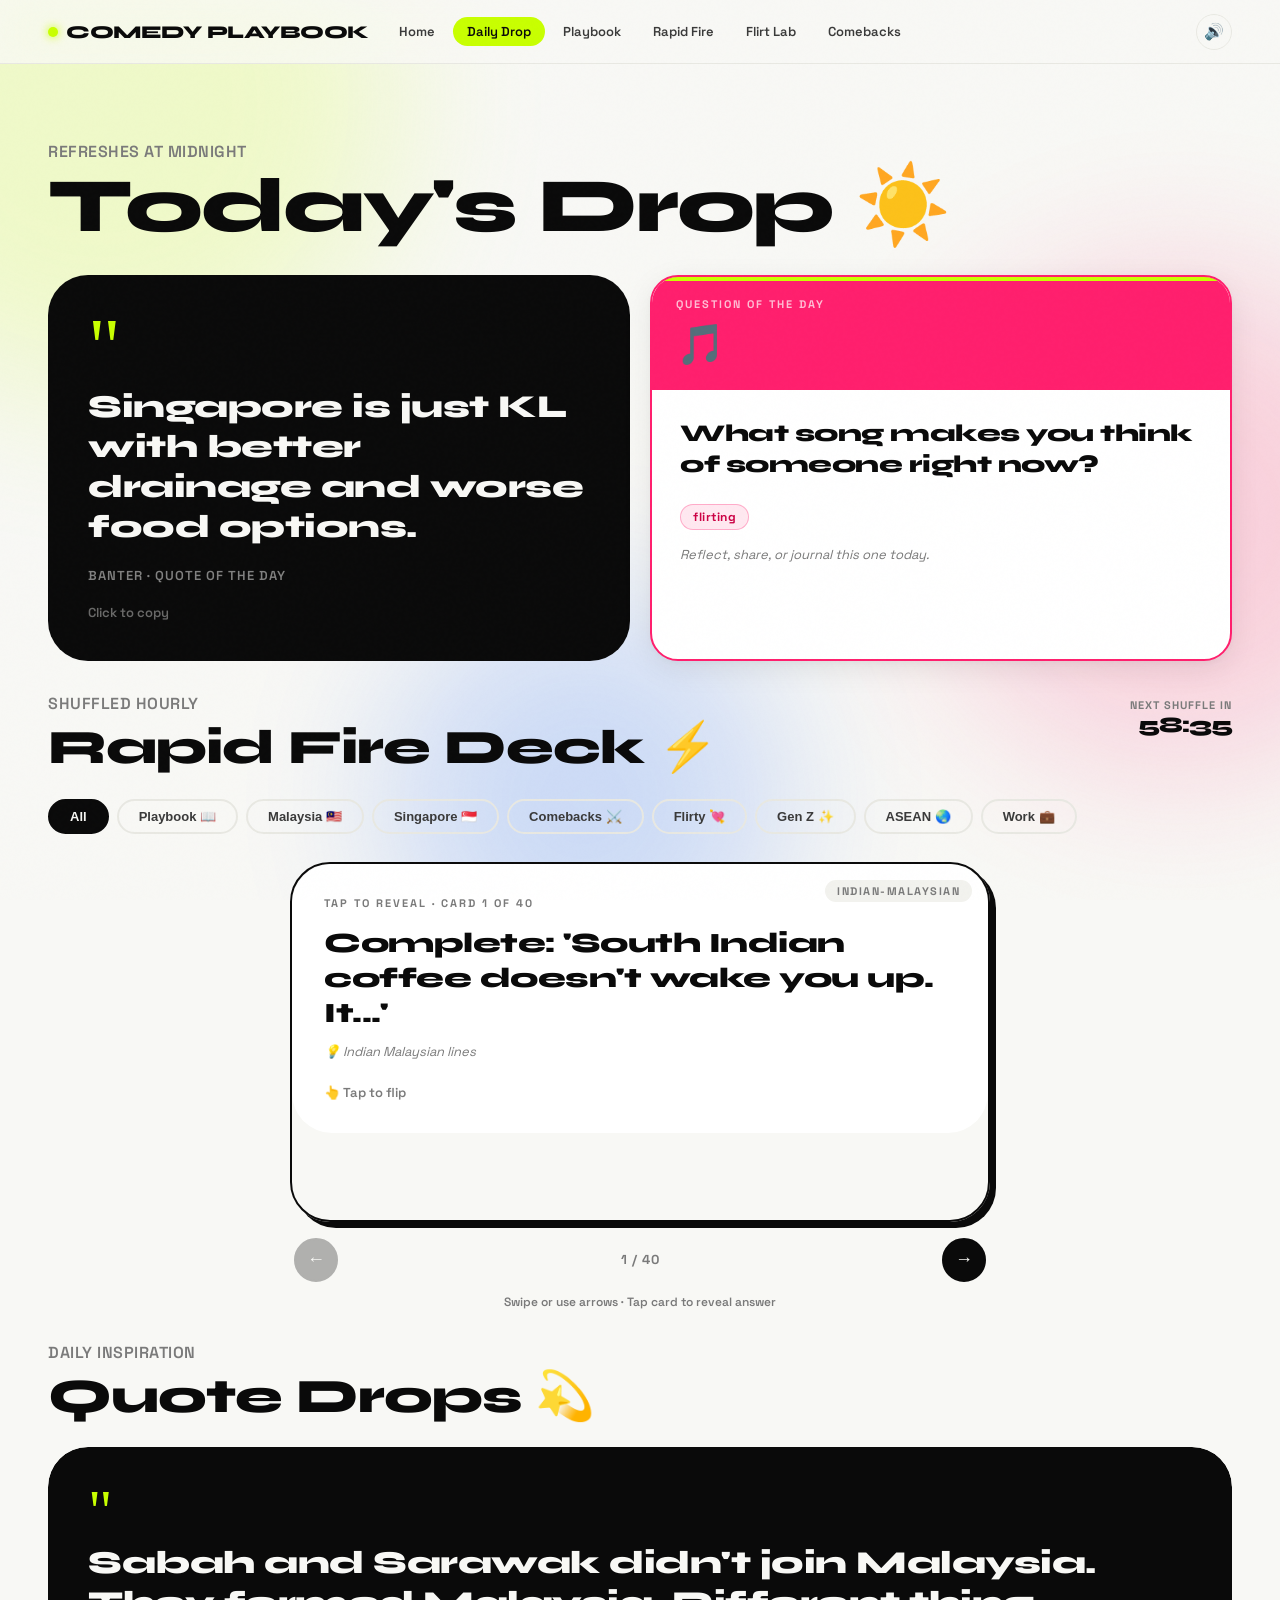
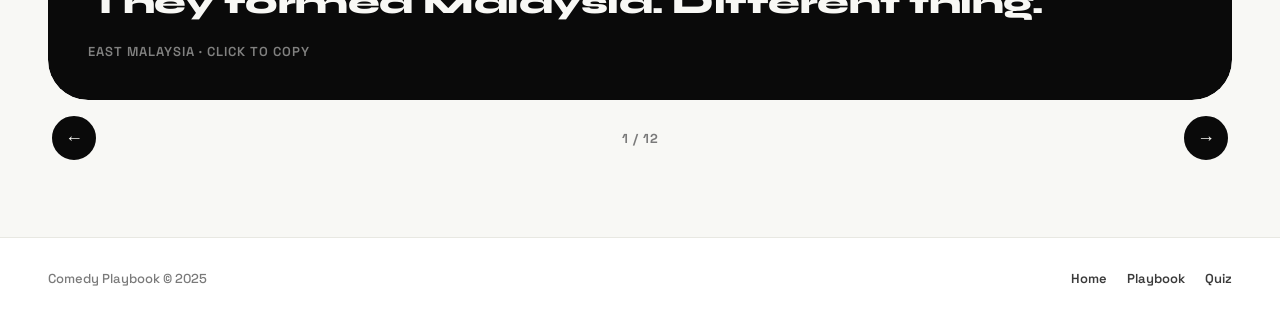
<file: pages/daily.html>
<!DOCTYPE html>
<html lang="en">
<head>
  <meta charset="UTF-8" />
  <meta name="viewport" content="width=device-width, initial-scale=1.0" />
  <title>Daily Drop ☀️ — Comedy Playbook</title>
  <link rel="stylesheet" href="../css/main.css" />
  <style>
    .rf-card-wrap {
      height: 360px;
      border-radius: var(--r-xl);
      overflow: hidden;
      border: 2px solid var(--text);
      box-shadow: 6px 6px 0 var(--text);
    }
    .rf-card-front {
      background: var(--surface);
      height: 100%;
      padding: 32px;
      display: flex;
      flex-direction: column;
      justify-content: center;
      position: relative;
    }
    .rf-card-back {
      background: var(--text);
      color: var(--bg);
      height: 100%;
      padding: 32px;
      display: flex;
      flex-direction: column;
      justify-content: center;
    }
    .rf-q {
      font-family: var(--font-display);
      font-size: clamp(20px,3vw,28px);
      font-weight: 800;
      letter-spacing: -0.5px;
      line-height: 1.25;
    }
    .rf-a {
      font-family: var(--font-display);
      font-size: clamp(22px,3.5vw,34px);
      font-weight: 800;
      color: var(--accent1);
      letter-spacing: -1px;
    }
    .rf-category {
      position: absolute;
      top: 16px; right: 16px;
      font-size: 11px;
      font-weight: 700;
      letter-spacing: 1.5px;
      text-transform: uppercase;
      background: var(--surface2);
      padding: 4px 12px;
      border-radius: var(--r-pill);
      color: var(--text3);
    }
    .swipe-hint {
      font-size: 12px;
      color: var(--text3);
      text-align: center;
      margin-top: 12px;
      font-weight: 600;
    }
  </style>
</head>
<body>
  <div class="bg-blobs" aria-hidden="true">
    <div class="blob blob-1"></div>
    <div class="blob blob-2"></div>
    <div class="blob blob-3"></div>
  </div>

  <nav class="nav">
    <a href="../index.html" class="nav-logo">
      <span class="nav-logo-dot"></span><span class="logo-full">COMEDY PLAYBOOK</span><span class="logo-short">CP</span>
    </a>
    <div class="nav-links">
      <a href="../index.html" class="nav-link">Home</a>
      <a href="daily.html" class="nav-link active">Daily Drop</a>
      <a href="playbook.html" class="nav-link">Playbook</a>
      <a href="quiz.html" class="nav-link">Rapid Fire</a>
      <a href="flirt.html" class="nav-link">Flirt Lab</a>
      <a href="comebacks.html" class="nav-link">Comebacks</a>
    </div>
    <div class="nav-actions">
      <button class="nav-sound-btn" id="soundToggle" aria-label="Toggle sound">🔊</button>
      <button class="burger" id="burgerBtn" aria-expanded="false" aria-label="Toggle menu">
        <span></span><span></span><span></span>
      </button>
    </div>
  </nav>
  <div class="mobile-nav" id="mobileNav" aria-hidden="true">
    <a href="../index.html" class="mobile-nav-link">🏠 Home</a>
    <a href="daily.html" class="mobile-nav-link active">☀️ Daily Drop</a>
    <a href="playbook.html" class="mobile-nav-link">📖 Playbook</a>
    <a href="quiz.html" class="mobile-nav-link">⚡ Rapid Fire</a>
    <a href="flirt.html" class="mobile-nav-link">💘 Flirt Lab</a>
    <a href="comebacks.html" class="mobile-nav-link">⚔️ Comebacks</a>
  </div>

  <main class="main-content page-wrap page-enter">
    <section class="section">
      <!-- Header -->
      <div class="flex items-center justify-between flex-wrap gap-16 mb-32">
        <div>
          <div class="subheading mb-8">Refreshes at midnight</div>
          <h1 class="display-lg">Today's Drop ☀️</h1>
        </div>
        <div style="text-align:right;display:none">
          <div style="font-size:12px;color:var(--text3);font-weight:600;text-transform:uppercase;letter-spacing:1px">Next drop in</div>
          <div class="countdown" id="countdownTimer">--:--:--</div>
        </div>
      </div>

      <!-- Quote + Question row -->
      <div class="grid-2 mb-32">
        <!-- Big quote card -->
        <div class="quote-card tilt" id="bigQotd" style="cursor:pointer" onclick="SOUNDS.copy();copyQotd()" title="Click to copy">
          <span class="quote-marks">"</span>
          <p class="quote-text" id="qotdText">Loading...</p>
          <div class="quote-meta mt-16" id="qotdMeta">QUOTE OF THE DAY</div>
          <div style="margin-top:20px;font-size:13px;color:rgba(248,248,245,0.4);font-weight:600">Click to copy</div>
        </div>

        <!-- Question of the day -->
        <div class="card" style="border-color:var(--accent2);padding:0;overflow:hidden">
          <div style="background:var(--accent2);padding:20px 24px;color:white">
            <div style="font-size:11px;font-weight:700;letter-spacing:2px;opacity:0.7;margin-bottom:8px">QUESTION OF THE DAY</div>
            <div style="font-size:40px" id="qEmoji">💭</div>
          </div>
          <div style="padding:28px">
            <p style="font-family:var(--font-display);font-size:clamp(18px,2.5vw,24px);font-weight:800;letter-spacing:-0.5px;line-height:1.3" id="qText">Loading...</p>
            <div class="mt-24 flex gap-8 flex-wrap">
              <span class="tag tag-pink" id="qCategory"></span>
            </div>
            <p style="font-size:13px;color:var(--text3);margin-top:16px;font-style:italic">Reflect, share, or journal this one today.</p>
          </div>
        </div>
      </div>

      <!-- Rapid Fire Deck section -->
      <div class="section-header">
        <div>
          <div class="subheading mb-8">Shuffled Hourly</div>
          <h2 class="display-md">Rapid Fire Deck ⚡</h2>
        </div>
        <div class="flex gap-8">
          <div style="text-align:right">
            <div style="font-size:11px;color:var(--text3);font-weight:700;text-transform:uppercase;letter-spacing:1px">Next shuffle in</div>
            <div style="font-family:var(--font-display);font-size:22px;font-weight:800;letter-spacing:-1px" id="hourTimer">--:--</div>
          </div>
        </div>
      </div>

      <!-- Card counter + category filter -->
      <div class="tab-row mb-24" id="rfTabs">
        <button class="tab active" onclick="filterRF('all',this)">All</button>
        <button class="tab" onclick="filterRF('playbook',this)">Playbook 📖</button>
        <button class="tab" onclick="filterRF('malaysia',this)">Malaysia 🇲🇾</button>
        <button class="tab" onclick="filterRF('singapore',this)">Singapore 🇸🇬</button>
        <button class="tab" onclick="filterRF('comeback',this)">Comebacks ⚔️</button>
        <button class="tab" onclick="filterRF('flirty',this)">Flirty 💘</button>
        <button class="tab" onclick="filterRF('gen-z',this)">Gen Z ✨</button>
        <button class="tab" onclick="filterRF('asean',this)">ASEAN 🌏</button>
        <button class="tab" onclick="filterRF('work',this)">Work 💼</button>
      </div>

      <!-- RF Carousel -->
      <div class="carousel-wrap" style="max-width:700px;margin:0 auto">
        <div class="carousel-track-outer rf-card-wrap" id="rfTrackOuter">
          <div class="carousel-track" id="rfTrack">
            <!-- Slides injected by JS -->
          </div>
        </div>
        <div class="carousel-nav">
          <button class="carousel-btn carousel-btn-prev" id="rfPrev" onclick="rfCarousel(-1)" aria-label="Previous card"></button>
          <span class="carousel-counter" id="rfCounter">1 / 1</span>
          <button class="carousel-btn carousel-btn-next" id="rfNext" onclick="rfCarousel(1)" aria-label="Next card"></button>
        </div>
        <div class="swipe-hint">Swipe or use arrows · Tap card to reveal answer</div>
      </div>

      <!-- Inspiring quotes carousel -->
      <div class="mt-32">
        <div class="section-header">
          <div>
            <div class="subheading mb-8">Daily Inspiration</div>
            <h2 class="display-md">Quote Drops 💫</h2>
          </div>
        </div>

        <div class="carousel-wrap">
          <div class="carousel-track-outer" style="border-radius:var(--r-xl)">
            <div class="carousel-track" id="quoteCarouselTrack">
              <!-- Injected by JS -->
            </div>
          </div>
          <div class="carousel-nav">
            <button class="carousel-btn carousel-btn-prev" onclick="quoteCarousel(-1)" aria-label="Previous quote"></button>
            <span class="carousel-counter" id="quoteCounter">1 / 1</span>
            <button class="carousel-btn carousel-btn-next" onclick="quoteCarousel(1)" aria-label="Next quote"></button>
          </div>
        </div>
      </div>

    </section>
  </main>

  <footer class="footer">
    <div class="footer-text">Comedy Playbook © 2025</div>
    <div class="footer-links">
      <a href="../index.html" class="footer-link">Home</a>
      <a href="playbook.html" class="footer-link">Playbook</a>
      <a href="quiz.html" class="footer-link">Quiz</a>
    </div>
  </footer>

  <script src="../js/data.js"></script>
  <script src="../js/engine.js"></script>
  <script src="../js/sounds.js"></script>
  <script src="../js/nav.js"></script>
  <script>
    document.addEventListener('DOMContentLoaded', () => {
      ENGINE.applyHourlyTheme();
      initNav();
      initSoundToggle();
      initDailyContent();
      initRFCarousel();
      initQuoteCarousel();
      initCountdowns();
      initTiltCards();
      initSwipeGestures();
    });

    function initSoundToggle() {
      const btn = document.getElementById('soundToggle');
      let on = true;
      btn.addEventListener('click', () => {
        on = SOUNDS.toggle();
        btn.textContent = on ? '🔊' : '🔇';
      });
    }

    // Daily content
    function initDailyContent() {
      const q = ENGINE.getDailyQuote();
      document.getElementById('qotdText').textContent = q.text;
      document.getElementById('qotdMeta').textContent = q.category.replace(/-/g,' ').toUpperCase() + ' · QUOTE OF THE DAY';

      const qod = ENGINE.getDailyQuestion();
      document.getElementById('qEmoji').textContent = qod.emoji;
      document.getElementById('qText').textContent = qod.q;
      document.getElementById('qCategory').textContent = qod.category;
    }

    window.copyQotd = function() {
      navigator.clipboard.writeText(document.getElementById('qotdText').textContent)
        .then(() => showToast('📋 Quote copied!'))
        .catch(() => showToast('Select and copy manually'));
    };

    // RF Carousel
    let rfCards = [], rfIdx = 0, rfRevealed = false, rfFilter = 'all';

    function initRFCarousel() {
      rfCards = ENGINE.getShuffledRapidFire();
      renderRFCards();
    }

    function renderRFCards() {
      const filtered = rfFilter === 'all' ? rfCards : rfCards.filter(c => c.category === rfFilter);
      const track = document.getElementById('rfTrack');
      if (filtered.length === 0) {
        track.innerHTML = `<div class="carousel-slide"><div class="rf-card-front" style="text-align:center">
          <div style="font-size:48px">🤔</div>
          <p class="rf-q" style="margin-top:16px">No cards in this category yet</p>
        </div></div>`;
        document.getElementById('rfCounter').textContent = '0 / 0';
        return;
      }
      rfIdx = Math.min(rfIdx, filtered.length - 1);
      track.innerHTML = filtered.map((card, i) => `
        <div class="carousel-slide">
          <div class="flip-container" id="flipC${i}" onclick="toggleFlip(${i})" style="height:360px;cursor:pointer">
            <div class="flip-card-inner" id="flipI${i}">
              <div class="flip-card-front" style="background:var(--surface);padding:32px;display:flex;flex-direction:column;justify-content:center;position:relative">
                <div class="rf-category">${card.category}</div>
                <div style="font-size:11px;font-weight:700;letter-spacing:2px;color:var(--text3);margin-bottom:16px">TAP TO REVEAL · CARD ${i+1} OF ${filtered.length}</div>
                <p class="rf-q">${card.q}</p>
                <p style="font-size:13px;color:var(--text3);margin-top:12px;font-style:italic">💡 ${card.hint}</p>
                <div style="margin-top:24px;font-size:13px;color:var(--text3);font-weight:600">👆 Tap to flip</div>
              </div>
              <div class="flip-card-back" style="padding:32px;display:flex;flex-direction:column;justify-content:center">
                <div style="font-size:11px;font-weight:700;letter-spacing:2px;color:rgba(248,248,245,0.4);margin-bottom:16px">ANSWER</div>
                <p class="rf-a">${card.a}</p>
                <p style="font-size:14px;color:rgba(248,248,245,0.6);margin-top:16px;font-style:italic">💡 ${card.hint}</p>
                <div style="margin-top:24px;font-size:13px;color:rgba(248,248,245,0.4);font-weight:600">👆 Tap to flip back</div>
              </div>
            </div>
          </div>
        </div>
      `).join('');
      updateRFCounter(filtered.length);
      goToRFSlide(rfIdx);
    }

    function toggleFlip(idx) {
      SOUNDS.flip();
      document.getElementById(`flipI${idx}`).parentElement.classList.toggle('flipped');
    }

    function rfCarousel(dir) {
      SOUNDS.swipe();
      const filtered = rfFilter === 'all' ? rfCards : rfCards.filter(c => c.category === rfFilter);
      rfIdx = Math.max(0, Math.min(rfIdx + dir, filtered.length - 1));
      goToRFSlide(rfIdx);
      updateRFCounter(filtered.length);
    }

    function goToRFSlide(i) {
      const track = document.getElementById('rfTrack');
      track.style.transform = `translateX(-${i * 100}%)`;
    }

    function updateRFCounter(total) {
      document.getElementById('rfCounter').textContent = `${rfIdx + 1} / ${total}`;
      document.getElementById('rfPrev').disabled = rfIdx === 0;
      document.getElementById('rfNext').disabled = rfIdx >= total - 1;
    }

    window.filterRF = function(cat, btn) {
      rfFilter = cat;
      rfIdx = 0;
      document.querySelectorAll('#rfTabs .tab').forEach(t => t.classList.remove('active'));
      btn.classList.add('active');
      SOUNDS.click();
      renderRFCards();
    };

    // Quote carousel
    let quoteIdx = 0, quoteItems = [];

    function initQuoteCarousel() {
      quoteItems = ENGINE.getTickerQuotes().slice(0, 12);
      const track = document.getElementById('quoteCarouselTrack');
      track.innerHTML = quoteItems.map((q, i) => `
        <div class="carousel-slide">
          <div class="quote-card" style="border-radius:var(--r-xl);min-height:220px;cursor:pointer"
               onclick="SOUNDS.copy();copyText('${q.text.replace(/'/g,"\\'")}')">
            <span class="quote-marks" style="font-size:60px">"</span>
            <p class="quote-text">${q.text}</p>
            <div class="quote-meta mt-16">${q.category.replace(/-/g,' ').toUpperCase()} · Click to copy</div>
          </div>
        </div>
      `).join('');
      document.getElementById('quoteCounter').textContent = `1 / ${quoteItems.length}`;
    }

    window.quoteCarousel = function(dir) {
      SOUNDS.swipe();
      quoteIdx = Math.max(0, Math.min(quoteIdx + dir, quoteItems.length - 1));
      document.getElementById('quoteCarouselTrack').style.transform = `translateX(-${quoteIdx * 100}%)`;
      document.getElementById('quoteCounter').textContent = `${quoteIdx + 1} / ${quoteItems.length}`;
    };

    window.copyText = function(t) {
      navigator.clipboard.writeText(t).then(() => showToast('📋 Copied!'));
    };

    // Countdowns
    function initCountdowns() {
      function update() {
        document.getElementById('countdownTimer').textContent = ENGINE.formatCountdown(ENGINE.msToMidnight());
        const mh = ENGINE.msToNextHour();
        const m = Math.floor(mh / 60000);
        const s = Math.floor((mh % 60000) / 1000);
        document.getElementById('hourTimer').textContent = `${String(m).padStart(2,'0')}:${String(s).padStart(2,'0')}`;
      }
      update();
      setInterval(update, 1000);
    }

    // Tilt
    function initTiltCards() {
      document.querySelectorAll('.tilt').forEach(card => {
        card.addEventListener('mousemove', e => {
          const r = card.getBoundingClientRect();
          const x = (e.clientX - r.left) / r.width - 0.5;
          const y = (e.clientY - r.top) / r.height - 0.5;
          card.style.transform = `perspective(800px) rotateX(${-y*6}deg) rotateY(${x*6}deg)`;
        });
        card.addEventListener('mouseleave', () => { card.style.transform = ''; });
      });
    }

    // Swipe gestures
    function initSwipeGestures() {
      let startX = 0;
      const outer = document.getElementById('rfTrackOuter');
      outer.addEventListener('touchstart', e => { startX = e.touches[0].clientX; }, { passive: true });
      outer.addEventListener('touchend', e => {
        const diff = startX - e.changedTouches[0].clientX;
        if (Math.abs(diff) > 40) rfCarousel(diff > 0 ? 1 : -1);
      });
    }

    // Toast
    window.showToast = function(msg) {
      const existing = document.querySelector('.toast');
      if (existing) existing.remove();
      const t = document.createElement('div');
      t.className = 'toast'; t.textContent = msg;
      document.body.appendChild(t);
      setTimeout(() => { t.classList.add('toast-out'); setTimeout(() => t.remove(), 300); }, 3000);
    };
  </script>
</body>
</html>
</file>
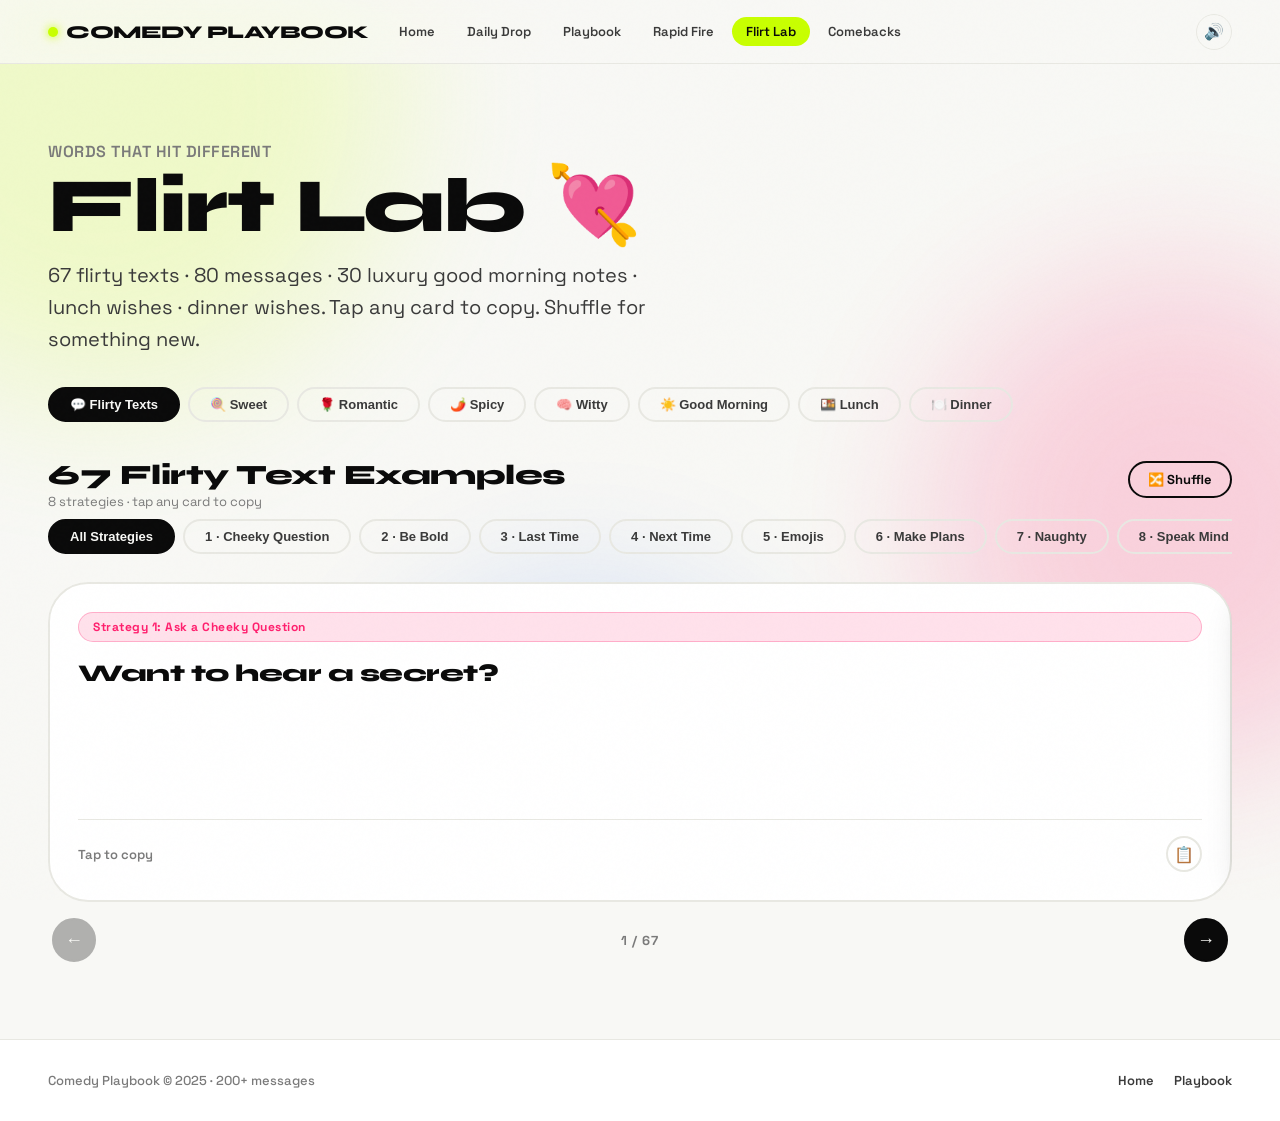
<file: pages/flirt.html>
<!DOCTYPE html>
<html lang="en">
<head>
  <meta charset="UTF-8" />
  <meta name="viewport" content="width=device-width, initial-scale=1.0" />
  <title>Flirt Lab 💘 — Comedy Playbook</title>
  <link rel="stylesheet" href="../css/main.css" />
  <style>
    .msg-card {
      background: var(--surface);
      border-radius: var(--r-xl);
      border: 2px solid var(--border);
      box-shadow: var(--shadow-md);
      padding: 28px;
      height: 320px;
      display: flex;
      flex-direction: column;
      position: relative;
      overflow: hidden;
      cursor: pointer;
      transition: var(--transition);
    }
    .msg-card:hover {
      transform: translateY(-6px);
      box-shadow: var(--shadow-xl);
    }
    .msg-text {
      font-family: var(--font-display);
      font-size: clamp(18px, 2.5vw, 24px);
      font-weight: 800;
      line-height: 1.3;
      letter-spacing: -0.5px;
      flex: 1;
      overflow-y: auto;
      scrollbar-width: none;
    }
    .msg-text::-webkit-scrollbar { display: none; }
    .msg-footer {
      display: flex;
      align-items: center;
      justify-content: space-between;
      margin-top: 16px;
      padding-top: 16px;
      border-top: 1.5px solid var(--border);
      flex-shrink: 0;
    }
    .strategy-badge {
      display: inline-flex;
      align-items: center;
      gap: 6px;
      padding: 6px 14px;
      border-radius: var(--r-pill);
      font-size: 12px;
      font-weight: 700;
      letter-spacing: 0.5px;
    }
    .copy-btn {
      width: 36px; height: 36px;
      border-radius: 50%;
      border: 2px solid var(--border);
      background: transparent;
      cursor: pointer;
      font-size: 16px;
      display: flex; align-items: center; justify-content: center;
      transition: var(--transition-fast);
      flex-shrink: 0;
    }
    .copy-btn:hover { background: var(--text); color: var(--bg); border-color: var(--text); }
  </style>
</head>
<body>
  <div class="bg-blobs" aria-hidden="true">
    <div class="blob blob-1"></div>
    <div class="blob blob-2"></div>
    <div class="blob blob-3"></div>
  </div>

  <nav class="nav">
    <a href="../index.html" class="nav-logo"><span class="nav-logo-dot"></span><span class="logo-full">COMEDY PLAYBOOK</span><span class="logo-short">CP</span></a>
    <div class="nav-links">
      <a href="../index.html" class="nav-link">Home</a>
      <a href="daily.html" class="nav-link">Daily Drop</a>
      <a href="playbook.html" class="nav-link">Playbook</a>
      <a href="quiz.html" class="nav-link">Rapid Fire</a>
      <a href="flirt.html" class="nav-link active">Flirt Lab</a>
      <a href="comebacks.html" class="nav-link">Comebacks</a>
    </div>
    <div class="nav-actions">
      <button class="nav-sound-btn" id="soundToggle" aria-label="Toggle sound">🔊</button>
      <button class="burger" id="burgerBtn" aria-expanded="false" aria-label="Toggle menu">
        <span></span><span></span><span></span>
      </button>
    </div>
  </nav>
  <div class="mobile-nav" id="mobileNav" aria-hidden="true">
    <a href="../index.html" class="mobile-nav-link">🏠 Home</a>
    <a href="daily.html" class="mobile-nav-link">☀️ Daily Drop</a>
    <a href="playbook.html" class="mobile-nav-link">📖 Playbook</a>
    <a href="quiz.html" class="mobile-nav-link">⚡ Rapid Fire</a>
    <a href="flirt.html" class="mobile-nav-link active">💘 Flirt Lab</a>
    <a href="comebacks.html" class="mobile-nav-link">⚔️ Comebacks</a>
  </div>

  <main class="main-content page-wrap page-enter">
    <section class="section">
      <div class="mb-32">
        <div class="subheading mb-8">Words that hit different</div>
        <h1 class="display-lg">Flirt Lab 💘</h1>
        <p class="body-lg mt-16" style="color:var(--text2);max-width:640px">
          67 flirty texts · 80 messages · 30 luxury good morning notes · lunch wishes · dinner wishes.
          Tap any card to copy. Shuffle for something new.
        </p>
      </div>

      <!-- Category tabs -->
      <div class="tab-row mb-32" id="flirtTabs">
        <button class="tab active" onclick="showSection('texts',this)">💬 Flirty Texts</button>
        <button class="tab" onclick="showSection('sweet',this)">🍭 Sweet</button>
        <button class="tab" onclick="showSection('romantic',this)">🌹 Romantic</button>
        <button class="tab" onclick="showSection('spicy',this)">🌶️ Spicy</button>
        <button class="tab" onclick="showSection('witty',this)">🧠 Witty</button>
        <button class="tab" onclick="showSection('morning',this)">☀️ Good Morning</button>
        <button class="tab" onclick="showSection('lunch',this)">🍱 Lunch</button>
        <button class="tab" onclick="showSection('dinner',this)">🍽️ Dinner</button>
      </div>

      <!-- Section: Flirty Texts (67 examples) -->
      <div id="sec-texts">
        <div class="section-header mb-8">
          <div>
            <h2 class="heading">67 Flirty Text Examples</h2>
            <p class="body-sm mt-4" style="color:var(--text3)">8 strategies · tap any card to copy</p>
          </div>
          <button class="btn btn-outline btn-sm" onclick="shuffleSection('texts')">🔀 Shuffle</button>
        </div>

        <!-- Strategy tabs (sub-navigation) -->
        <div class="tab-row mb-24" id="stratTabs">
          <button class="tab active" onclick="showStrat('all',this)">All Strategies</button>
          <button class="tab" onclick="showStrat(0,this)">1 · Cheeky Question</button>
          <button class="tab" onclick="showStrat(1,this)">2 · Be Bold</button>
          <button class="tab" onclick="showStrat(2,this)">3 · Last Time</button>
          <button class="tab" onclick="showStrat(3,this)">4 · Next Time</button>
          <button class="tab" onclick="showStrat(4,this)">5 · Emojis</button>
          <button class="tab" onclick="showStrat(5,this)">6 · Make Plans</button>
          <button class="tab" onclick="showStrat(6,this)">7 · Naughty</button>
          <button class="tab" onclick="showStrat(7,this)">8 · Speak Mind</button>
        </div>

        <div class="carousel-wrap" id="textsCarouselWrap">
          <div class="carousel-track-outer" style="border-radius:var(--r-xl)">
            <div class="carousel-track" id="textsTrack"></div>
          </div>
          <div class="carousel-nav">
            <button class="carousel-btn carousel-btn-prev" id="textsPrev" onclick="carouselNav('texts',-1)" aria-label="Previous"></button>
            <span class="carousel-counter" id="textsCounter">1 / 1</span>
            <button class="carousel-btn carousel-btn-next" id="textsNext" onclick="carouselNav('texts',1)" aria-label="Next"></button>
          </div>
        </div>
      </div>

      <!-- Section: Sweet Messages -->
      <div id="sec-sweet" class="hidden">
        <div class="section-header mb-24">
          <div><h2 class="heading">Sweet Flirty Messages 🍭</h2></div>
          <button class="btn btn-outline btn-sm" onclick="shuffleSection('sweet')">🔀 Shuffle</button>
        </div>
        <div class="carousel-wrap">
          <div class="carousel-track-outer" style="border-radius:var(--r-xl)">
            <div class="carousel-track" id="sweetTrack"></div>
          </div>
          <div class="carousel-nav">
            <button class="carousel-btn carousel-btn-prev" id="sweetPrev" onclick="carouselNav('sweet',-1)" aria-label="Previous"></button>
            <span class="carousel-counter" id="sweetCounter">1 / 1</span>
            <button class="carousel-btn carousel-btn-next" id="sweetNext" onclick="carouselNav('sweet',1)" aria-label="Next"></button>
          </div>
        </div>
      </div>

      <!-- Section: Romantic -->
      <div id="sec-romantic" class="hidden">
        <div class="section-header mb-24">
          <div><h2 class="heading">Romantic Messages 🌹</h2></div>
          <button class="btn btn-outline btn-sm" onclick="shuffleSection('romantic')">🔀 Shuffle</button>
        </div>
        <div class="carousel-wrap">
          <div class="carousel-track-outer" style="border-radius:var(--r-xl)">
            <div class="carousel-track" id="romanticTrack"></div>
          </div>
          <div class="carousel-nav">
            <button class="carousel-btn carousel-btn-prev" onclick="carouselNav('romantic',-1)" aria-label="Previous"></button>
            <span class="carousel-counter" id="romanticCounter">1 / 1</span>
            <button class="carousel-btn carousel-btn-next" onclick="carouselNav('romantic',1)" aria-label="Next"></button>
          </div>
        </div>
      </div>

      <!-- Section: Spicy -->
      <div id="sec-spicy" class="hidden">
        <div class="section-header mb-24">
          <div><h2 class="heading">Spicy Messages 🌶️</h2></div>
          <button class="btn btn-outline btn-sm" onclick="shuffleSection('spicy')">🔀 Shuffle</button>
        </div>
        <div class="carousel-wrap">
          <div class="carousel-track-outer" style="border-radius:var(--r-xl)">
            <div class="carousel-track" id="spicyTrack"></div>
          </div>
          <div class="carousel-nav">
            <button class="carousel-btn carousel-btn-prev" onclick="carouselNav('spicy',-1)" aria-label="Previous"></button>
            <span class="carousel-counter" id="spicyCounter">1 / 1</span>
            <button class="carousel-btn carousel-btn-next" onclick="carouselNav('spicy',1)" aria-label="Next"></button>
          </div>
        </div>
      </div>

      <!-- Section: Witty -->
      <div id="sec-witty" class="hidden">
        <div class="section-header mb-24">
          <div><h2 class="heading">Witty Messages 🧠</h2></div>
          <button class="btn btn-outline btn-sm" onclick="shuffleSection('witty')">🔀 Shuffle</button>
        </div>
        <div class="carousel-wrap">
          <div class="carousel-track-outer" style="border-radius:var(--r-xl)">
            <div class="carousel-track" id="wittyTrack"></div>
          </div>
          <div class="carousel-nav">
            <button class="carousel-btn carousel-btn-prev" onclick="carouselNav('witty',-1)" aria-label="Previous"></button>
            <span class="carousel-counter" id="wittyCounter">1 / 1</span>
            <button class="carousel-btn carousel-btn-next" onclick="carouselNav('witty',1)" aria-label="Next"></button>
          </div>
        </div>
      </div>

      <!-- Section: Morning -->
      <div id="sec-morning" class="hidden">
        <div class="section-header mb-24">
          <div>
            <h2 class="heading">Luxury Good Morning Messages ☀️</h2>
            <p class="body-sm mt-4" style="color:var(--text3)">30 absurdly formal morning texts + bonus ultra-premium</p>
          </div>
          <button class="btn btn-outline btn-sm" onclick="shuffleSection('morning')">🔀 Shuffle</button>
        </div>
        <div class="carousel-wrap">
          <div class="carousel-track-outer" style="border-radius:var(--r-xl)">
            <div class="carousel-track" id="morningTrack"></div>
          </div>
          <div class="carousel-nav">
            <button class="carousel-btn carousel-btn-prev" onclick="carouselNav('morning',-1)" aria-label="Previous"></button>
            <span class="carousel-counter" id="morningCounter">1 / 1</span>
            <button class="carousel-btn carousel-btn-next" onclick="carouselNav('morning',1)" aria-label="Next"></button>
          </div>
        </div>
      </div>

      <!-- Section: Lunch -->
      <div id="sec-lunch" class="hidden">
        <div class="section-header mb-24">
          <div>
            <h2 class="heading">Sophisticated Lunch Wishes 🍱</h2>
            <p class="body-sm mt-4" style="color:var(--text3)">Classic, warmly elegant, playfully sophisticated & more</p>
          </div>
          <button class="btn btn-outline btn-sm" onclick="shuffleSection('lunch')">🔀 Shuffle</button>
        </div>
        <div class="carousel-wrap">
          <div class="carousel-track-outer" style="border-radius:var(--r-xl)">
            <div class="carousel-track" id="lunchTrack"></div>
          </div>
          <div class="carousel-nav">
            <button class="carousel-btn carousel-btn-prev" onclick="carouselNav('lunch',-1)" aria-label="Previous"></button>
            <span class="carousel-counter" id="lunchCounter">1 / 1</span>
            <button class="carousel-btn carousel-btn-next" onclick="carouselNav('lunch',1)" aria-label="Next"></button>
          </div>
        </div>
      </div>

      <!-- Section: Dinner -->
      <div id="sec-dinner" class="hidden">
        <div class="section-header mb-24">
          <div>
            <h2 class="heading">Dinner & Rest Wishes 🍽️</h2>
            <p class="body-sm mt-4" style="color:var(--text3)">20 refined wishes for dinner and rest</p>
          </div>
          <button class="btn btn-outline btn-sm" onclick="shuffleSection('dinner')">🔀 Shuffle</button>
        </div>
        <div class="carousel-wrap">
          <div class="carousel-track-outer" style="border-radius:var(--r-xl)">
            <div class="carousel-track" id="dinnerTrack"></div>
          </div>
          <div class="carousel-nav">
            <button class="carousel-btn carousel-btn-prev" onclick="carouselNav('dinner',-1)" aria-label="Previous"></button>
            <span class="carousel-counter" id="dinnerCounter">1 / 1</span>
            <button class="carousel-btn carousel-btn-next" onclick="carouselNav('dinner',1)" aria-label="Next"></button>
          </div>
        </div>
      </div>
    </section>
  </main>

  <footer class="footer">
    <div class="footer-text">Comedy Playbook © 2025 · 200+ messages</div>
    <div class="footer-links">
      <a href="../index.html" class="footer-link">Home</a>
      <a href="playbook.html" class="footer-link">Playbook</a>
    </div>
  </footer>

  <script src="../js/data.js"></script>
  <script src="../js/engine.js"></script>
  <script src="../js/sounds.js"></script>
  <script src="../js/nav.js"></script>
  <script>
    // ── Carousel state ────────────────────────────────────
    const carousels = {};

    document.addEventListener('DOMContentLoaded', () => {
      ENGINE.applyHourlyTheme();
      initNav();
      initSoundToggle();
      buildAllCarousels();
      initSwipe();
    });

    function initSoundToggle() {
      const btn = document.getElementById('soundToggle');
      let on = true;
      btn.addEventListener('click', () => { on = SOUNDS.toggle(); btn.textContent = on ? '🔊' : '🔇'; });
    }

    // ── Section visibility ───────────────────────────────
    const SECTIONS = ['texts','sweet','romantic','spicy','witty','morning','lunch','dinner'];
    window.showSection = function(id, btn) {
      SOUNDS.click();
      SECTIONS.forEach(s => { document.getElementById('sec-'+s).classList.add('hidden'); });
      document.getElementById('sec-'+id).classList.remove('hidden');
      document.querySelectorAll('#flirtTabs .tab').forEach(t => t.classList.remove('active'));
      btn.classList.add('active');
      // Reset to first slide
      if (carousels[id]) { carousels[id].idx = 0; updateCarousel(id); }
    };

    // ── Build all carousels ───────────────────────────────
    function buildAllCarousels() {
      buildTextsCarousel('all');
      buildMessagesCarousel('sweet', FLIRTY_MESSAGES.categories.find(c=>c.id==='sweet').items, '#C8FF00', '🍭 Sweet');
      buildMessagesCarousel('romantic', FLIRTY_MESSAGES.categories.find(c=>c.id==='romantic').items, '#FF1F6D', '🌹 Romantic');
      buildMessagesCarousel('spicy', FLIRTY_MESSAGES.categories.find(c=>c.id==='spicy').items, '#FF5C00', '🌶️ Spicy');
      buildMessagesCarousel('witty', FLIRTY_MESSAGES.categories.find(c=>c.id==='witty').items, '#0055FF', '🧠 Witty');
      buildMorningCarousel();
      buildLunchCarousel();
      buildDinnerCarousel();
    }

    function msgCard(text, label, color, textColor = '#0A0A0A') {
      const safe = text.replace(/'/g, "\\'").replace(/\\/g, '\\\\');
      return `<div class="carousel-slide">
        <div class="msg-card tilt" onclick="copyMsg('${safe}')">
          <div class="strategy-badge" style="background:${color}22;color:${color};border:1.5px solid ${color}44;margin-bottom:16px">${label}</div>
          <div class="msg-text">${text}</div>
          <div class="msg-footer">
            <span style="font-size:13px;color:var(--text3);font-weight:600">Tap to copy</span>
            <button class="copy-btn" onclick="event.stopPropagation();copyMsg('${safe}')">📋</button>
          </div>
        </div>
      </div>`;
    }

    function buildTextsCarousel(stratFilter) {
      let items = [];
      if (stratFilter === 'all') {
        FLIRTY_TEXTS.strategies.forEach(s => {
          s.items.forEach(item => items.push({ text: item, strategy: s.title, num: s.number }));
        });
      } else {
        const s = FLIRTY_TEXTS.strategies[stratFilter];
        items = s.items.map(item => ({ text: item, strategy: s.title, num: s.number }));
      }
      const colors = ['#C8FF00','#FF1F6D','#0055FF','#FF5C00','#9D00FF','#FFE500'];
      const track = document.getElementById('textsTrack');
      track.innerHTML = items.map((item, i) =>
        msgCard(item.text, `Strategy ${item.num}: ${item.strategy}`, colors[item.num % colors.length])
      ).join('');
      carousels['texts'] = { idx: 0, total: items.length };
      updateCarousel('texts');
    }

    function buildMessagesCarousel(id, items, color, label) {
      const track = document.getElementById(id+'Track');
      track.innerHTML = items.map(text => msgCard(text, label, color)).join('');
      carousels[id] = { idx: 0, total: items.length };
      updateCarousel(id);
    }

    function buildMorningCarousel() {
      const items = [...GOOD_MORNING.numbered.map(m => ({ text: m.text, label: m.label }))];
      // Add category items
      GOOD_MORNING.categories.forEach(cat => {
        cat.items.forEach(text => items.push({ text, label: cat.label }));
      });
      items.push({ text: GOOD_MORNING.bonus, label: 'BONUS ULTRA-PREMIUM' });
      const track = document.getElementById('morningTrack');
      track.innerHTML = items.map(item => msgCard(item.text, '☀️ ' + item.label, '#FFE500')).join('');
      carousels['morning'] = { idx: 0, total: items.length };
      updateCarousel('morning');
    }

    function buildLunchCarousel() {
      const items = [];
      LUNCH_WISHES.categories.forEach(cat => {
        cat.items.forEach(text => items.push({ text, label: cat.label }));
      });
      const track = document.getElementById('lunchTrack');
      track.innerHTML = items.map(item => msgCard(item.text, '🍱 ' + item.label, '#FF5C00')).join('');
      carousels['lunch'] = { idx: 0, total: items.length };
      updateCarousel('lunch');
    }

    function buildDinnerCarousel() {
      const track = document.getElementById('dinnerTrack');
      track.innerHTML = DINNER_WISHES.items.map((text, i) =>
        msgCard(text, `🍽️ Dinner Wish ${i+1}`, '#9D00FF')
      ).join('');
      carousels['dinner'] = { idx: 0, total: DINNER_WISHES.items.length };
      updateCarousel('dinner');
    }

    // ── Carousel navigation ───────────────────────────────
    window.carouselNav = function(id, dir) {
      SOUNDS.swipe();
      const c = carousels[id];
      if (!c) return;
      c.idx = Math.max(0, Math.min(c.idx + dir, c.total - 1));
      updateCarousel(id);
    };

    function updateCarousel(id) {
      const c = carousels[id];
      if (!c) return;
      const track = document.getElementById(id+'Track');
      if (track) track.style.transform = `translateX(-${c.idx * 100}%)`;
      const counter = document.getElementById(id+'Counter');
      if (counter) counter.textContent = `${c.idx + 1} / ${c.total}`;
      const prev = document.getElementById(id+'Prev');
      const next = document.getElementById(id+'Next');
      if (prev) prev.disabled = c.idx === 0;
      if (next) next.disabled = c.idx >= c.total - 1;
    }

    // ── Strategy filter ───────────────────────────────────
    window.showStrat = function(stratIdx, btn) {
      SOUNDS.click();
      document.querySelectorAll('#stratTabs .tab').forEach(t => t.classList.remove('active'));
      btn.classList.add('active');
      buildTextsCarousel(stratIdx);
    };

    // ── Shuffle ───────────────────────────────────────────
    window.shuffleSection = function(id) {
      SOUNDS.swipe();
      const track = document.getElementById(id+'Track');
      if (!track) return;
      const slides = Array.from(track.children);
      const shuffled = ENGINE.shuffleWithSeed(slides, Date.now());
      track.innerHTML = '';
      shuffled.forEach(s => track.appendChild(s));
      carousels[id].idx = 0;
      updateCarousel(id);
      showToast('🔀 Shuffled!');
    };

    // ── Copy ──────────────────────────────────────────────
    window.copyMsg = function(text) {
      SOUNDS.copy();
      navigator.clipboard.writeText(text).then(() => {
        showToast('📋 Copied!');
        confettiBurst(window.innerWidth/2, window.innerHeight/2);
      });
    };

    // ── Swipe ─────────────────────────────────────────────
    function initSwipe() {
      SECTIONS.forEach(id => {
        const outer = document.querySelector(`#sec-${id} .carousel-track-outer`);
        if (!outer) return;
        let sx = 0;
        outer.addEventListener('touchstart', e => { sx = e.touches[0].clientX; }, { passive: true });
        outer.addEventListener('touchend', e => {
          const diff = sx - e.changedTouches[0].clientX;
          if (Math.abs(diff) > 40) carouselNav(id, diff > 0 ? 1 : -1);
        });
      });
    }

    // ── Tilt ──────────────────────────────────────────────
    document.addEventListener('mousemove', e => {
      const card = e.target.closest('.tilt');
      if (!card) return;
      const r = card.getBoundingClientRect();
      const x = (e.clientX - r.left) / r.width - 0.5;
      const y = (e.clientY - r.top) / r.height - 0.5;
      card.style.transform = `perspective(800px) rotateX(${-y*6}deg) rotateY(${x*6}deg) translateY(-6px)`;
    });
    document.addEventListener('mouseleave', e => {
      if (e.target.closest('.tilt')) e.target.closest('.tilt').style.transform = '';
    }, true);

    // ── Toast & confetti ──────────────────────────────────
    window.showToast = function(msg) {
      const existing = document.querySelector('.toast');
      if (existing) existing.remove();
      const t = document.createElement('div');
      t.className = 'toast'; t.textContent = msg;
      document.body.appendChild(t);
      setTimeout(() => { t.classList.add('toast-out'); setTimeout(() => t.remove(), 300); }, 2500);
    };

    window.confettiBurst = function(x, y) {
      const colors = ['#C8FF00','#FF1F6D','#0055FF','#FF5C00','#9D00FF','#FFE500'];
      for (let i = 0; i < 16; i++) {
        const el = document.createElement('div');
        el.className = 'confetti-piece';
        el.style.cssText = `left:${x+(Math.random()-0.5)*200}px;top:${y-30}px;background:${colors[Math.floor(Math.random()*colors.length)]};width:${6+Math.random()*8}px;height:${6+Math.random()*8}px;border-radius:${Math.random()>0.5?'50%':'2px'};animation-duration:${0.7+Math.random()*0.7}s;`;
        document.body.appendChild(el);
        setTimeout(() => el.remove(), 1400);
      }
    };
  </script>
</body>
</html>
</file>
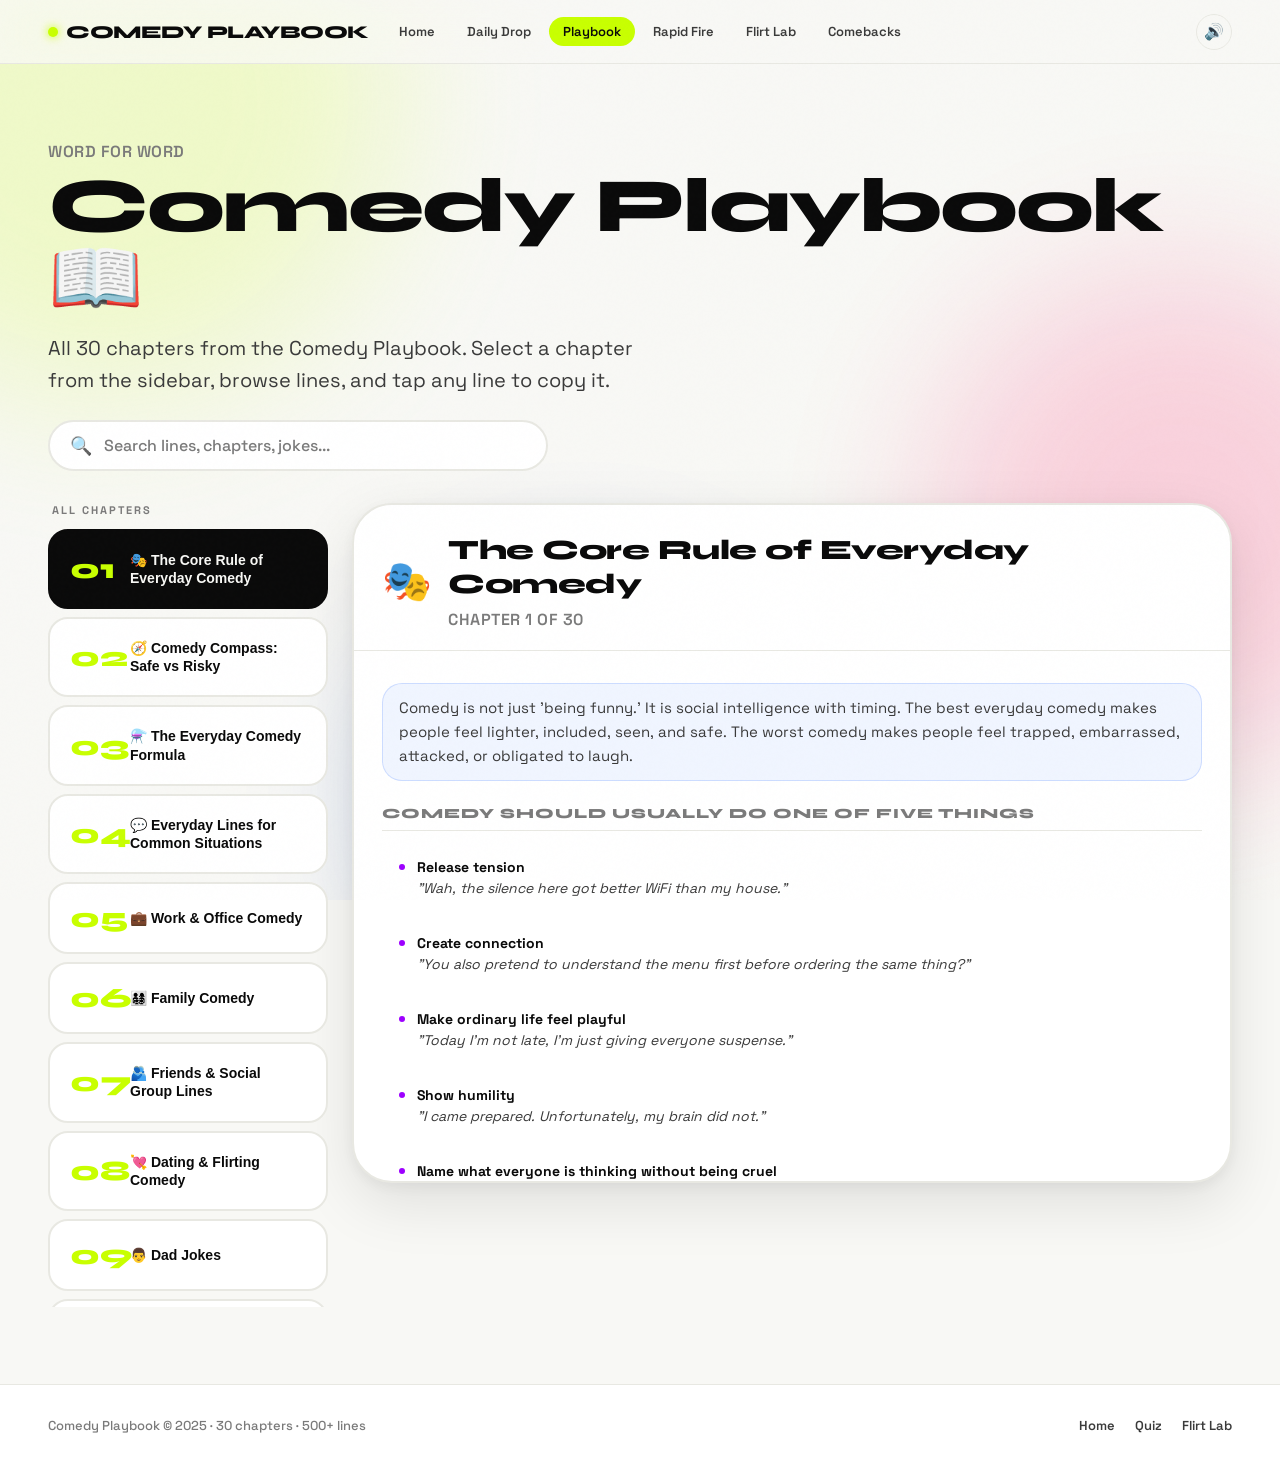
<file: pages/playbook.html>
<!DOCTYPE html>
<html lang="en">
<head>
  <meta charset="UTF-8" />
  <meta name="viewport" content="width=device-width, initial-scale=1.0" />
  <title>Comedy Playbook 📖 — All 30 Chapters</title>
  <link rel="stylesheet" href="../css/main.css" />
  <style>
    .playbook-layout {
      display: grid;
      grid-template-columns: 280px 1fr;
      gap: 24px;
      align-items: start;
    }
    @media (max-width: 900px) {
      .playbook-layout { grid-template-columns: 1fr; }
      .chapter-sidebar { position: static !important; max-height: 280px; overflow-y: auto; }
    }
    .chapter-sidebar {
      position: sticky;
      top: calc(var(--nav-h) + 16px);
      max-height: calc(100vh - var(--nav-h) - 32px);
      overflow-y: auto;
      scrollbar-width: thin;
      scrollbar-color: var(--border) transparent;
    }
    .chapter-sidebar::-webkit-scrollbar { width: 4px; }
    .chapter-sidebar::-webkit-scrollbar-thumb { background: var(--border); border-radius: 2px; }

    .section-block { margin-bottom: 28px; }
    .section-block-title {
      font-family: var(--font-display);
      font-size: 14px;
      font-weight: 800;
      text-transform: uppercase;
      letter-spacing: 1px;
      color: var(--text3);
      margin-bottom: 12px;
      padding-bottom: 8px;
      border-bottom: 1.5px solid var(--border);
    }
    .comparison-row {
      display: grid;
      grid-template-columns: 1fr 1fr;
      gap: 12px;
      margin-bottom: 8px;
    }
    .comparison-row > div {
      padding: 12px;
      border-radius: var(--r-md);
      font-size: 14px;
      line-height: 1.4;
    }
    .cmp-bad { background: rgba(255,31,109,0.08); border: 1px solid rgba(255,31,109,0.2); }
    .cmp-good { background: rgba(200,255,0,0.1); border: 1px solid rgba(200,255,0,0.3); }
    .cmp-label { font-size: 11px; font-weight: 700; letter-spacing: 1px; text-transform: uppercase; color: var(--text3); margin-bottom: 6px; }
    .warning-block {
      background: rgba(255,92,0,0.08);
      border: 1px solid rgba(255,92,0,0.2);
      border-radius: var(--r-md);
      padding: 12px 16px;
      font-size: 13px;
      color: #8B3000;
      margin-top: 8px;
      font-weight: 500;
    }
    .note-block {
      background: rgba(0,85,255,0.06);
      border: 1px solid rgba(0,85,255,0.15);
      border-radius: var(--r-md);
      padding: 12px 16px;
      font-size: 14px;
      color: var(--text2);
      margin-top: 8px;
    }
    .table-responsive { overflow-x: auto; }
    table { width: 100%; border-collapse: collapse; font-size: 14px; }
    th { text-align: left; padding: 10px 14px; background: var(--surface2); font-weight: 700; font-size: 12px; text-transform: uppercase; letter-spacing: 0.5px; color: var(--text3); }
    td { padding: 10px 14px; border-top: 1px solid var(--border); line-height: 1.4; }
    tr:hover td { background: var(--surface2); }
    .search-results { background: var(--surface); border-radius: var(--r-lg); border: 2px solid var(--border); padding: 16px; margin-top: 8px; display: none; max-height: 320px; overflow-y: auto; }
    .search-results.visible { display: block; }
  </style>
</head>
<body>
  <div class="bg-blobs" aria-hidden="true">
    <div class="blob blob-1"></div>
    <div class="blob blob-2"></div>
    <div class="blob blob-3"></div>
  </div>

  <nav class="nav">
    <a href="../index.html" class="nav-logo"><span class="nav-logo-dot"></span><span class="logo-full">COMEDY PLAYBOOK</span><span class="logo-short">CP</span></a>
    <div class="nav-links">
      <a href="../index.html" class="nav-link">Home</a>
      <a href="daily.html" class="nav-link">Daily Drop</a>
      <a href="playbook.html" class="nav-link active">Playbook</a>
      <a href="quiz.html" class="nav-link">Rapid Fire</a>
      <a href="flirt.html" class="nav-link">Flirt Lab</a>
      <a href="comebacks.html" class="nav-link">Comebacks</a>
    </div>
    <div class="nav-actions">
      <button class="nav-sound-btn" id="soundToggle" aria-label="Toggle sound">🔊</button>
      <button class="burger" id="burgerBtn" aria-expanded="false" aria-label="Toggle menu">
        <span></span><span></span><span></span>
      </button>
    </div>
  </nav>
  <div class="mobile-nav" id="mobileNav" aria-hidden="true">
    <a href="../index.html" class="mobile-nav-link">🏠 Home</a>
    <a href="daily.html" class="mobile-nav-link">☀️ Daily Drop</a>
    <a href="playbook.html" class="mobile-nav-link active">📖 Playbook</a>
    <a href="quiz.html" class="mobile-nav-link">⚡ Rapid Fire</a>
    <a href="flirt.html" class="mobile-nav-link">💘 Flirt Lab</a>
    <a href="comebacks.html" class="mobile-nav-link">⚔️ Comebacks</a>
  </div>

  <main class="main-content page-wrap page-enter">
    <section class="section">
      <!-- Header -->
      <div class="mb-32">
        <div class="subheading mb-8">Word For Word</div>
        <h1 class="display-lg">Comedy Playbook 📖</h1>
        <p class="body-lg mt-16" style="color:var(--text2);max-width:600px">
          All 30 chapters from the Comedy Playbook. Select a chapter from the sidebar, 
          browse lines, and tap any line to copy it.
        </p>
        <!-- Search -->
        <div class="search-bar mt-24" style="max-width:500px">
          <span style="font-size:18px">🔍</span>
          <input type="text" id="searchInput" placeholder="Search lines, chapters, jokes..." aria-label="Search playbook" />
        </div>
        <div class="search-results" id="searchResults"></div>
      </div>

      <div class="playbook-layout">
        <!-- Sidebar -->
        <aside class="chapter-sidebar" aria-label="Chapter list">
          <div id="chapterList"></div>
        </aside>

        <!-- Content viewer -->
        <div class="content-viewer" id="chapterViewer" style="height:calc(100vh - 220px);min-height:500px">
          <div class="content-viewer-header" id="viewerHeader">
            <div class="flex items-center gap-16">
              <div style="font-size:40px" id="viewerIcon">🎭</div>
              <div>
                <h2 class="heading" id="viewerTitle">Select a chapter</h2>
                <div class="subheading mt-8" id="viewerSubtitle">30 chapters available</div>
              </div>
            </div>
          </div>
          <div class="content-viewer-body" id="viewerBody">
            <div style="text-align:center;padding:60px 24px;color:var(--text3)">
              <div style="font-size:72px;margin-bottom:24px">👆</div>
              <div class="heading" style="color:var(--text2)">Choose a chapter to explore</div>
              <p style="margin-top:8px">Click any chapter in the sidebar to dive in.</p>
              <div class="flex gap-12 justify-center flex-wrap mt-24" id="quickChapters"></div>
            </div>
          </div>
        </div>
      </div>
    </section>
  </main>

  <footer class="footer">
    <div class="footer-text">Comedy Playbook © 2025 · 30 chapters · 500+ lines</div>
    <div class="footer-links">
      <a href="../index.html" class="footer-link">Home</a>
      <a href="quiz.html" class="footer-link">Quiz</a>
      <a href="flirt.html" class="footer-link">Flirt Lab</a>
    </div>
  </footer>

  <script src="../js/data.js"></script>
  <script src="../js/engine.js"></script>
  <script src="../js/sounds.js"></script>
  <script src="../js/nav.js"></script>
  <script>
    document.addEventListener('DOMContentLoaded', () => {
      ENGINE.applyHourlyTheme();
      initNav();
      initSoundToggle();
      renderChapterList();
      renderQuickChapters();
      initSearch();
      // Open chapter from hash
      const hash = location.hash;
      if (hash === '#asean') openChapter(12);
      else openChapter(1);
    });

    function initSoundToggle() {
      const btn = document.getElementById('soundToggle');
      let on = true;
      btn.addEventListener('click', () => { on = SOUNDS.toggle(); btn.textContent = on ? '🔊' : '🔇'; });
    }

    function renderChapterList() {
      const list = document.getElementById('chapterList');
      list.innerHTML = `<div style="font-size:11px;font-weight:700;letter-spacing:2px;text-transform:uppercase;color:var(--text3);padding:0 4px 12px">All Chapters</div>` +
        PLAYBOOK_CHAPTERS.map(ch => `
          <button class="chapter-item" id="ch-btn-${ch.id}" onclick="openChapter(${ch.id})" style="margin-bottom:8px;width:100%">
            <div class="chapter-num">${String(ch.id).padStart(2,'0')}</div>
            <div>
              <div style="font-weight:700;font-size:14px;text-align:left;line-height:1.3">${ch.icon} ${ch.title}</div>
            </div>
          </button>
        `).join('');
    }

    function renderQuickChapters() {
      const el = document.getElementById('quickChapters');
      const featured = [1, 3, 9, 10, 11, 12, 17, 27, 28];
      el.innerHTML = featured.map(id => {
        const ch = PLAYBOOK_CHAPTERS.find(c => c.id === id);
        if (!ch) return '';
        return `<button class="btn btn-outline btn-sm" onclick="openChapter(${ch.id})">${ch.icon} ${ch.title.split(':')[0]}</button>`;
      }).join('');
    }

    function openChapter(id) {
      SOUNDS.click();
      const ch = PLAYBOOK_CHAPTERS.find(c => c.id === id);
      if (!ch) return;
      // Update sidebar active
      document.querySelectorAll('.chapter-item').forEach(b => b.classList.remove('active'));
      const btn = document.getElementById(`ch-btn-${id}`);
      if (btn) { btn.classList.add('active'); btn.scrollIntoView({ behavior: 'smooth', block: 'nearest' }); }
      // Update viewer header
      document.getElementById('viewerIcon').textContent = ch.icon;
      document.getElementById('viewerTitle').textContent = ch.title;
      document.getElementById('viewerSubtitle').textContent = `Chapter ${ch.id} of ${PLAYBOOK_CHAPTERS.length}`;
      // Update viewer content color
      const viewer = document.getElementById('chapterViewer');
      viewer.className = `content-viewer card-${ch.color}`;
      // Render body
      document.getElementById('viewerBody').innerHTML = renderChapterBody(ch);
    }

    function renderChapterBody(ch) {
      let html = '';
      if (ch.intro) {
        html += `<div class="note-block mb-24" style="font-size:15px;line-height:1.6">${ch.intro}</div>`;
      }
      (ch.sections || []).forEach(sec => {
        html += `<div class="section-block">`;
        if (sec.heading) {
          html += `<div class="section-block-title">${sec.heading}</div>`;
        }
        // Note / text block
        if (sec.note) html += `<div class="note-block mb-12">${sec.note}</div>`;
        if (sec.explanation) html += `<p style="font-size:14px;color:var(--text2);margin-bottom:12px;line-height:1.5">${sec.explanation}</p>`;
        if (sec.closing) html += `<div class="note-block" style="font-size:16px;font-weight:700;color:var(--accent2)">"${sec.closing}"</div>`;
        // Line list
        if (sec.lines && sec.lines.length) {
          html += sec.lines.map(l => lineItem(l)).join('');
        }
        // Items list
        if (sec.items && sec.items.length) {
          html += sec.items.map(item =>
            typeof item === 'string'
              ? `<div class="line-item" onclick="copyLine('${item.replace(/'/g,"\\'")}')">
                   <div class="line-item-bullet"></div>
                   <div class="line-item-text">${item}</div>
                   <span class="line-item-copy">Copy</span>
                 </div>`
              : (item.label
                  ? `<div class="line-item">
                       <div class="line-item-bullet" style="background:var(--accent5)"></div>
                       <div><strong style="font-size:14px">${item.label}</strong> ${item.example ? `<br><span style="font-size:14px;color:var(--text2)"><em>"${item.example}"</em></span>` : ''}</div>
                     </div>`
                  : `<div class="line-item"><div class="line-item-bullet"></div><div class="line-item-text">${JSON.stringify(item)}</div></div>`)
          ).join('');
        }
        // Table (safe vs risky)
        if (sec.table) {
          html += `<div class="table-responsive"><table><thead><tr>`;
          const keys = Object.keys(sec.table[0]);
          keys.forEach(k => { html += `<th>${k}</th>`; });
          html += `</tr></thead><tbody>`;
          sec.table.forEach(row => {
            html += `<tr>`;
            keys.forEach(k => { html += `<td>${row[k] || ''}</td>`; });
            html += `</tr>`;
          });
          html += `</tbody></table></div>`;
        }
        // Comparisons (bad/better)
        if (sec.comparisons) {
          sec.comparisons.forEach(c => {
            html += `<div class="comparison-row">
              <div class="cmp-bad"><div class="cmp-label">❌ Not</div>"${c.bad}"</div>
              <div class="cmp-good"><div class="cmp-label">✅ Better</div>"${c.better}"</div>
            </div>`;
          });
        }
        // Examples
        if (sec.examples) {
          if (Array.isArray(sec.examples)) {
            if (typeof sec.examples[0] === 'object' && sec.examples[0].prompt) {
              sec.examples.forEach(ex => {
                html += `<div class="line-item" style="flex-direction:column;gap:6px">
                  <div style="font-size:13px;font-weight:700;color:var(--text3)">${ex.prompt}</div>
                  <div class="line-item-text" onclick="copyLine('${ex.answer.replace(/'/g,"\\'")}')">
                    → ${ex.answer}
                  </div>
                </div>`;
              });
            } else {
              sec.examples.forEach(e => { html += lineItem(e); });
            }
          }
        }
        // Warning
        if (sec.warning) html += `<div class="warning-block">⚠️ ${sec.warning}</div>`;
        if (sec.doNotRoast) {
          html += `<div class="warning-block">⚠️ Do not roast someone who is:<ul style="margin-top:8px;padding-left:16px;line-height:2">` +
            sec.doNotRoast.map(i => `<li>${i}</li>`).join('') + `</ul></div>`;
        }
        // Options (food debate)
        if (sec.options) {
          html += `<div class="flex flex-wrap gap-8 mt-8">` +
            sec.options.map(o => `<span class="tag tag-orange">${o}</span>`).join('') +
          `</div>`;
          if (sec.rule) html += `<div class="note-block mt-8">${sec.rule}</div>`;
        }
        // Answers (wrong answers only)
        if (sec.prompt) {
          html += lineItem(sec.prompt, '❓');
        }
        if (sec.answers) {
          sec.answers.forEach(a => html += lineItem(a));
        }
        html += `</div>`;
      });
      return html;
    }

    function lineItem(text, bullet = null) {
      const safe = String(text).replace(/'/g, "\\'").replace(/\\/g, '\\\\');
      return `<div class="line-item" onclick="copyLine('${safe}')">
        <div class="line-item-bullet" style="${bullet ? '' : ''}"></div>
        <div class="line-item-text">${bullet || ''}${text}</div>
        <span class="line-item-copy">Copy</span>
      </div>`;
    }

    window.copyLine = function(text) {
      SOUNDS.copy();
      navigator.clipboard.writeText(text).then(() => showToast('📋 Copied: ' + text.substring(0,40) + (text.length > 40 ? '...' : '')));
    };

    // Search
    function initSearch() {
      const input = document.getElementById('searchInput');
      const results = document.getElementById('searchResults');
      input.addEventListener('input', () => {
        const q = input.value.trim();
        if (q.length < 2) { results.classList.remove('visible'); return; }
        const found = ENGINE.searchContent(q);
        if (!found.length) {
          results.innerHTML = `<p style="color:var(--text3);font-size:14px">No results for "${q}"</p>`;
        } else {
          results.innerHTML = found.map(r =>
            `<div class="line-item" onclick="copyLine('${(r.item.text || r.item.q || '').replace(/'/g,"\\'")}')">
              <div class="line-item-bullet" style="background:${r.type==='quote'?'var(--accent1)':'var(--accent2)'}"></div>
              <div>
                <div style="font-size:12px;color:var(--text3);font-weight:600;text-transform:uppercase;letter-spacing:0.5px;margin-bottom:4px">${r.type}</div>
                <div class="line-item-text">${r.item.text || r.item.q}</div>
              </div>
              <span class="line-item-copy">Copy</span>
            </div>`
          ).join('');
        }
        results.classList.add('visible');
      });
      document.addEventListener('click', e => {
        if (!e.target.closest('#searchInput') && !e.target.closest('#searchResults')) {
          results.classList.remove('visible');
        }
      });
    }

    window.showToast = function(msg) {
      const existing = document.querySelector('.toast');
      if (existing) existing.remove();
      const t = document.createElement('div');
      t.className = 'toast'; t.textContent = msg;
      document.body.appendChild(t);
      setTimeout(() => { t.classList.add('toast-out'); setTimeout(() => t.remove(), 300); }, 2500);
    };
  </script>
</body>
</html>
</file>
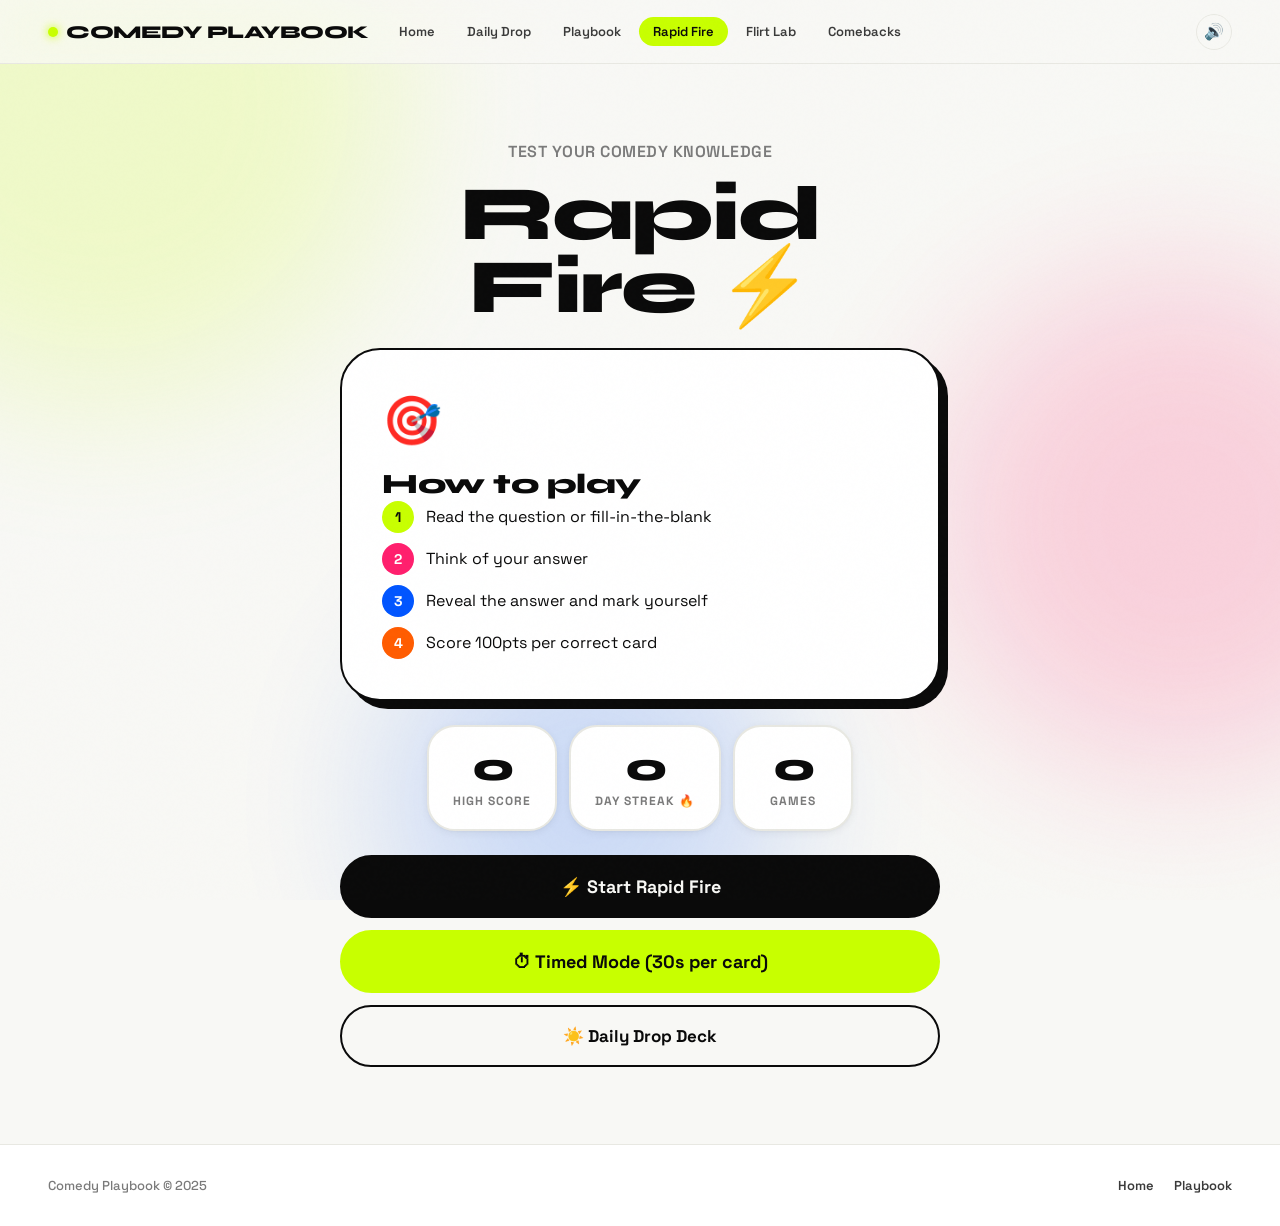
<file: pages/quiz.html>
<!DOCTYPE html>
<html lang="en">
<head>
  <meta charset="UTF-8" />
  <meta name="viewport" content="width=device-width, initial-scale=1.0" />
  <title>Rapid Fire Quiz ⚡ — Comedy Playbook</title>
  <link rel="stylesheet" href="../css/main.css" />
  <style>
    .lobby { max-width: 600px; margin: 0 auto; text-align: center; }
    .game-area { max-width: 700px; margin: 0 auto; }
    .results { max-width: 600px; margin: 0 auto; text-align: center; }
    .result-grade {
      font-family: var(--font-display);
      font-size: clamp(80px, 15vw, 140px);
      font-weight: 800;
      line-height: 1;
      letter-spacing: -4px;
    }
    .grade-s { color: var(--accent1); }
    .grade-a { color: var(--accent3); }
    .grade-b { color: var(--yellow); }
    .grade-c { color: var(--accent4); }
    .grade-f { color: var(--accent2); }

    .answer-row {
      display: flex;
      gap: 8px;
      flex-wrap: wrap;
      margin-top: 8px;
    }
    .answer-pill {
      padding: 6px 14px;
      border-radius: var(--r-pill);
      font-size: 13px;
      font-weight: 600;
      background: var(--surface2);
      border: 1.5px solid var(--border);
      cursor: pointer;
      transition: var(--transition-fast);
    }
    .answer-pill.correct { background: rgba(200,255,0,0.2); border-color: var(--accent1); color: #4A6000; }
    .answer-pill.wrong { background: rgba(255,31,109,0.1); border-color: var(--accent2); color: #880033; }
    .answer-pill:hover:not(.correct):not(.wrong) { background: var(--text); color: var(--bg); }

    .history-item {
      display: flex;
      align-items: center;
      gap: 12px;
      padding: 12px 16px;
      border-radius: var(--r-md);
      background: var(--surface2);
      margin-bottom: 8px;
      font-size: 14px;
    }
    .history-icon { font-size: 20px; flex-shrink: 0; }
  </style>
</head>
<body>
  <div class="bg-blobs" aria-hidden="true">
    <div class="blob blob-1"></div>
    <div class="blob blob-2"></div>
    <div class="blob blob-3"></div>
  </div>

  <nav class="nav">
    <a href="../index.html" class="nav-logo"><span class="nav-logo-dot"></span><span class="logo-full">COMEDY PLAYBOOK</span><span class="logo-short">CP</span></a>
    <div class="nav-links">
      <a href="../index.html" class="nav-link">Home</a>
      <a href="daily.html" class="nav-link">Daily Drop</a>
      <a href="playbook.html" class="nav-link">Playbook</a>
      <a href="quiz.html" class="nav-link active">Rapid Fire</a>
      <a href="flirt.html" class="nav-link">Flirt Lab</a>
      <a href="comebacks.html" class="nav-link">Comebacks</a>
    </div>
    <div class="nav-actions">
      <button class="nav-sound-btn" id="soundToggle" aria-label="Toggle sound">🔊</button>
      <button class="burger" id="burgerBtn" aria-expanded="false" aria-label="Toggle menu">
        <span></span><span></span><span></span>
      </button>
    </div>
  </nav>
  <div class="mobile-nav" id="mobileNav" aria-hidden="true">
    <a href="../index.html" class="mobile-nav-link">🏠 Home</a>
    <a href="daily.html" class="mobile-nav-link">☀️ Daily Drop</a>
    <a href="playbook.html" class="mobile-nav-link">📖 Playbook</a>
    <a href="quiz.html" class="mobile-nav-link active">⚡ Rapid Fire</a>
    <a href="flirt.html" class="mobile-nav-link">💘 Flirt Lab</a>
    <a href="comebacks.html" class="mobile-nav-link">⚔️ Comebacks</a>
  </div>

  <main class="main-content page-wrap page-enter">
    <section class="section">

      <!-- LOBBY -->
      <div class="lobby" id="lobbyScreen">
        <div class="subheading mb-16">Test Your Comedy Knowledge</div>
        <h1 class="display-lg mb-24">Rapid Fire ⚡</h1>

        <div class="quiz-card" style="text-align:left;margin-bottom:24px">
          <div style="font-size:48px;margin-bottom:16px">🎯</div>
          <h2 class="heading mb-12">How to play</h2>
          <div style="display:flex;flex-direction:column;gap:10px">
            <div class="flex gap-12 items-center">
              <div style="width:32px;height:32px;border-radius:50%;background:var(--accent1);display:flex;align-items:center;justify-content:center;font-weight:700;font-size:14px;flex-shrink:0">1</div>
              <span class="body">Read the question or fill-in-the-blank</span>
            </div>
            <div class="flex gap-12 items-center">
              <div style="width:32px;height:32px;border-radius:50%;background:var(--accent2);color:white;display:flex;align-items:center;justify-content:center;font-weight:700;font-size:14px;flex-shrink:0">2</div>
              <span class="body">Think of your answer</span>
            </div>
            <div class="flex gap-12 items-center">
              <div style="width:32px;height:32px;border-radius:50%;background:var(--accent3);color:white;display:flex;align-items:center;justify-content:center;font-weight:700;font-size:14px;flex-shrink:0">3</div>
              <span class="body">Reveal the answer and mark yourself</span>
            </div>
            <div class="flex gap-12 items-center">
              <div style="width:32px;height:32px;border-radius:50%;background:var(--accent4);color:white;display:flex;align-items:center;justify-content:center;font-weight:700;font-size:14px;flex-shrink:0">4</div>
              <span class="body">Score 100pts per correct card</span>
            </div>
          </div>
        </div>

        <div class="stats-row mb-24">
          <div class="stat-card"><div class="stat-number" id="lobbyHigh">0</div><div class="stat-label">High Score</div></div>
          <div class="stat-card"><div class="stat-number" id="lobbyStreak">0</div><div class="stat-label">Day Streak 🔥</div></div>
          <div class="stat-card"><div class="stat-number" id="lobbyGames">0</div><div class="stat-label">Games</div></div>
        </div>

        <div class="flex flex-col gap-12">
          <button class="btn btn-primary btn-lg w-full" onclick="startGame()" style="font-size:18px">
            ⚡ Start Rapid Fire
          </button>
          <button class="btn btn-accent btn-lg w-full" onclick="startGame('timed')" style="font-size:18px">
            ⏱ Timed Mode (30s per card)
          </button>
          <a href="daily.html" class="btn btn-outline btn-lg w-full" onclick="SOUNDS.click()">
            ☀️ Daily Drop Deck
          </a>
        </div>
      </div>

      <!-- GAME -->
      <div class="game-area hidden" id="gameScreen">
        <!-- Top row -->
        <div class="flex items-center justify-between mb-24 flex-wrap gap-12">
          <button class="btn btn-outline btn-sm" onclick="quitGame()">✕ Quit</button>
          <div class="quiz-score-badge" id="liveScore">Score: 0</div>
          <div id="timerDisplay" style="font-family:var(--font-display);font-size:40px;font-weight:800;letter-spacing:-2px;display:none"></div>
        </div>

        <!-- Progress bar -->
        <div class="quiz-progress mb-8">
          <div class="quiz-progress-fill" id="progressFill" style="width:0%"></div>
        </div>
        <div style="font-size:12px;color:var(--text3);font-weight:600;margin-bottom:24px" id="progressLabel">Card 0 of 15</div>

        <!-- Main quiz card -->
        <div class="quiz-card tilt" id="quizCard">
          <div class="quiz-q-label" id="qLabel">RAPID FIRE</div>
          <p class="quiz-question" id="qText">Loading...</p>
          <p class="quiz-hint" id="qHint"></p>
          <div class="quiz-answer-panel" id="ansPanel">
            <div style="font-size:11px;font-weight:700;letter-spacing:2px;color:rgba(248,248,245,0.5);margin-bottom:10px">ANSWER</div>
            <div class="quiz-answer-text" id="ansText"></div>
          </div>
        </div>

        <!-- Action buttons -->
        <div class="quiz-actions mt-24" id="actionsBefore">
          <button class="btn btn-primary btn-lg" onclick="revealAnswer()" id="revealBtn">
            👁 Reveal Answer
          </button>
          <button class="btn btn-glass btn-sm" onclick="skipCard()">Skip →</button>
        </div>

        <div class="quiz-actions hidden" id="actionsAfter">
          <button class="btn btn-accent btn-lg" onclick="markCorrect()" style="flex:1">
            ✅ Got it! (+100)
          </button>
          <button class="btn btn-outline btn-lg" onclick="markWrong()" style="flex:1">
            ❌ Missed it
          </button>
        </div>
      </div>

      <!-- RESULTS -->
      <div class="results hidden" id="resultsScreen">
        <div class="result-grade" id="gradeDisplay">S</div>
        <h2 class="display-md mt-16" id="gradeLabel">Flawless!</h2>
        <p class="body-lg mt-8 mb-32" id="gradeDesc" style="color:var(--text2)">You crushed it.</p>

        <div class="stats-row mb-32">
          <div class="stat-card"><div class="stat-number" id="rScore">0</div><div class="stat-label">Score</div></div>
          <div class="stat-card"><div class="stat-number" id="rCorrect">0</div><div class="stat-label">Correct</div></div>
          <div class="stat-card"><div class="stat-number" id="rTotal">0</div><div class="stat-label">Cards</div></div>
          <div class="stat-card"><div class="stat-number" id="rStreak">0</div><div class="stat-label">Streak 🔥</div></div>
        </div>

        <!-- Answer history -->
        <div style="max-height:320px;overflow-y:auto;margin-bottom:24px" id="answerHistory"></div>

        <div class="flex flex-col gap-12">
          <button class="btn btn-primary btn-lg w-full" onclick="startGame()">⚡ Play Again</button>
          <a href="daily.html" class="btn btn-accent btn-lg w-full" onclick="SOUNDS.click()">☀️ Daily Drop</a>
          <button class="btn btn-outline btn-lg w-full" onclick="showLobby()">← Back to Lobby</button>
        </div>
      </div>

    </section>
  </main>

  <footer class="footer">
    <div class="footer-text">Comedy Playbook © 2025</div>
    <div class="footer-links">
      <a href="../index.html" class="footer-link">Home</a>
      <a href="playbook.html" class="footer-link">Playbook</a>
    </div>
  </footer>

  <script src="../js/data.js"></script>
  <script src="../js/engine.js"></script>
  <script src="../js/sounds.js"></script>
  <script src="../js/nav.js"></script>
  <script>
    // ── Game state ────────────────────────────────────────
    let gameState = null;
    let timerInterval = null;
    let timerSec = 30;
    let isTimed = false;

    document.addEventListener('DOMContentLoaded', () => {
      ENGINE.applyHourlyTheme();
      initNav();
      initSoundToggle();
      loadLobbyStats();
      initTilt();
    });

    function initSoundToggle() {
      const btn = document.getElementById('soundToggle');
      let on = true;
      btn.addEventListener('click', () => { on = SOUNDS.toggle(); btn.textContent = on ? '🔊' : '🔇'; });
    }

    function loadLobbyStats() {
      const s = ENGINE.loadState();
      document.getElementById('lobbyHigh').textContent = s.highScore;
      document.getElementById('lobbyStreak').textContent = s.streak;
      document.getElementById('lobbyGames').textContent = s.gamesPlayed;
    }

    function showLobby() {
      document.getElementById('lobbyScreen').classList.remove('hidden');
      document.getElementById('gameScreen').classList.add('hidden');
      document.getElementById('resultsScreen').classList.add('hidden');
      loadLobbyStats();
    }

    window.startGame = function(mode = 'normal') {
      SOUNDS.click();
      isTimed = mode === 'timed';
      gameState = ENGINE.startGame('rapid-fire');
      document.getElementById('lobbyScreen').classList.add('hidden');
      document.getElementById('resultsScreen').classList.add('hidden');
      document.getElementById('gameScreen').classList.remove('hidden');
      document.getElementById('timerDisplay').style.display = isTimed ? '' : 'none';
      renderCurrentCard();
    };

    window.quitGame = function() {
      SOUNDS.click();
      if (timerInterval) { clearInterval(timerInterval); timerInterval = null; }
      showLobby();
    };

    function renderCurrentCard() {
      const gs = ENGINE.getGameState();
      if (!gs || ENGINE.isGameOver()) { showResults(); return; }

      const card = gs.cards[gs.current];
      document.getElementById('qLabel').textContent = `CARD ${gs.current + 1} OF ${gs.cards.length} · ${card.category.toUpperCase()}`;
      document.getElementById('qText').textContent = card.q;
      document.getElementById('qHint').textContent = '💡 ' + card.hint;
      document.getElementById('ansText').textContent = card.a;
      document.getElementById('ansPanel').classList.remove('visible');
      document.getElementById('actionsBefore').classList.remove('hidden');
      document.getElementById('actionsAfter').classList.add('hidden');
      document.getElementById('revealBtn').style.display = '';
      updateProgress(gs);
      SOUNDS.flip();

      // Animate card in
      const qc = document.getElementById('quizCard');
      qc.classList.remove('shake', 'success-flash');
      qc.style.animation = 'none';
      requestAnimationFrame(() => { qc.style.animation = ''; });

      // Timer
      if (isTimed) startTimer();
    }

    function updateProgress(gs) {
      const pct = (gs.current / gs.cards.length) * 100;
      document.getElementById('progressFill').style.width = pct + '%';
      document.getElementById('progressLabel').textContent = `Card ${gs.current + 1} of ${gs.cards.length}`;
      document.getElementById('liveScore').textContent = `Score: ${gs.score}`;
    }

    window.revealAnswer = function() {
      SOUNDS.reveal();
      ENGINE.revealAnswer();
      document.getElementById('ansPanel').classList.add('visible');
      document.getElementById('actionsBefore').classList.add('hidden');
      document.getElementById('actionsAfter').classList.remove('hidden');
      if (timerInterval) { clearInterval(timerInterval); timerInterval = null; }
    };

    window.markCorrect = function() {
      SOUNDS.success();
      const qc = document.getElementById('quizCard');
      qc.classList.add('success-flash');
      confettiBurst(window.innerWidth / 2, window.innerHeight / 2);
      ENGINE.markAnswer(true);
      const gs = ENGINE.getGameState();
      document.getElementById('liveScore').textContent = `Score: ${gs.score}`;
      setTimeout(() => renderCurrentCard(), 300);
    };

    window.markWrong = function() {
      SOUNDS.error();
      const qc = document.getElementById('quizCard');
      qc.classList.add('shake');
      ENGINE.markAnswer(false);
      setTimeout(() => renderCurrentCard(), 300);
    };

    window.skipCard = function() {
      SOUNDS.swipe();
      ENGINE.markAnswer(false);
      renderCurrentCard();
    };

    // Timer
    function startTimer() {
      if (timerInterval) clearInterval(timerInterval);
      timerSec = 30;
      const display = document.getElementById('timerDisplay');
      display.textContent = timerSec;
      display.classList.remove('urgent');
      timerInterval = setInterval(() => {
        timerSec--;
        display.textContent = timerSec;
        if (timerSec <= 5) {
          display.classList.add('urgent');
          SOUNDS.urgentTick();
        } else {
          SOUNDS.tick();
        }
        if (timerSec <= 0) {
          clearInterval(timerInterval);
          timerInterval = null;
          // Auto-reveal on timeout
          if (!document.getElementById('ansPanel').classList.contains('visible')) {
            revealAnswer();
            SOUNDS.error();
          }
        }
      }, 1000);
    }

    function showResults() {
      if (timerInterval) { clearInterval(timerInterval); timerInterval = null; }
      SOUNDS.gameOver();
      const gs = ENGINE.endGame();
      document.getElementById('gameScreen').classList.add('hidden');
      document.getElementById('resultsScreen').classList.remove('hidden');

      const correct = gs.answers.filter(a => a.correct).length;
      const total = gs.answers.length;
      const pct = total > 0 ? (correct / total) : 0;

      let grade, label, desc;
      if (pct >= 0.9) { grade = 'S'; label = 'LEGENDARY!'; desc = 'You are the comedy playbook.'; document.getElementById('gradeDisplay').className = 'result-grade grade-s'; SOUNDS.streakBonus(); confettiBurst(window.innerWidth/2, 200); }
      else if (pct >= 0.7) { grade = 'A'; label = 'IMPRESSIVE!'; desc = 'Top-tier comedy IQ.'; document.getElementById('gradeDisplay').className = 'result-grade grade-a'; }
      else if (pct >= 0.5) { grade = 'B'; label = 'DECENT!'; desc = 'You know your stuff.'; document.getElementById('gradeDisplay').className = 'result-grade grade-b'; }
      else if (pct >= 0.3) { grade = 'C'; label = 'KEEP GOING!'; desc = 'More practice, more power.'; document.getElementById('gradeDisplay').className = 'result-grade grade-c'; }
      else { grade = 'F'; label = 'ROOKIE!'; desc = 'Read the playbook and come back.'; document.getElementById('gradeDisplay').className = 'result-grade grade-f'; }

      document.getElementById('gradeDisplay').textContent = grade;
      document.getElementById('gradeLabel').textContent = label;
      document.getElementById('gradeDesc').textContent = desc;
      document.getElementById('rScore').textContent = gs.score;
      document.getElementById('rCorrect').textContent = correct;
      document.getElementById('rTotal').textContent = total;
      document.getElementById('rStreak').textContent = gs.state.streak;

      // History
      const hist = document.getElementById('answerHistory');
      hist.innerHTML = gs.answers.map(a => `
        <div class="history-item">
          <div class="history-icon">${a.correct ? '✅' : '❌'}</div>
          <div style="flex:1">
            <div style="font-weight:600;font-size:13px">${a.card.q}</div>
            <div style="font-size:13px;color:${a.correct?'#4A6000':'var(--text3)'};margin-top:4px">→ ${a.card.a}</div>
          </div>
          <span class="tag ${a.correct?'tag-lime':'tag-pink'}">${a.correct?'+100':'0'}</span>
        </div>
      `).join('');
    }

    // Tilt
    function initTilt() {
      const card = document.getElementById('quizCard');
      if (!card) return;
      card.addEventListener('mousemove', e => {
        const r = card.getBoundingClientRect();
        const x = (e.clientX - r.left) / r.width - 0.5;
        const y = (e.clientY - r.top) / r.height - 0.5;
        card.style.transform = `perspective(800px) rotateX(${-y*6}deg) rotateY(${x*6}deg)`;
      });
      card.addEventListener('mouseleave', () => { card.style.transform = ''; });
    }

    // Confetti
    window.confettiBurst = function(x, y) {
      const colors = ['#C8FF00','#FF1F6D','#0055FF','#FF5C00','#9D00FF','#FFE500'];
      for (let i = 0; i < 24; i++) {
        const el = document.createElement('div');
        el.className = 'confetti-piece';
        el.style.cssText = `left:${x+(Math.random()-0.5)*300}px;top:${y-50}px;background:${colors[Math.floor(Math.random()*colors.length)]};width:${6+Math.random()*10}px;height:${6+Math.random()*10}px;border-radius:${Math.random()>0.5?'50%':'2px'};animation-duration:${0.8+Math.random()*0.8}s;animation-delay:${Math.random()*0.2}s;`;
        document.body.appendChild(el);
        setTimeout(() => el.remove(), 1600);
      }
    };
  </script>
</body>
</html>
</file>
<file: css/main.css>
/* ============================================================
   COMEDY PLAYBOOK — MAIN.CSS
   Design: Gen-Z · Spatial · Wild · 3D · Light Mode Only
   ============================================================ */

/* ── Google Fonts ── */
@import url('https://fonts.googleapis.com/css2?family=Syne:wght@700;800&family=Space+Grotesk:wght@300;400;500;600;700&display=swap');

/* ── CSS Custom Properties ── */
:root {
  --accent1: #C8FF00;
  --accent2: #FF1F6D;
  --accent3: #0055FF;
  --accent4: #FF5C00;
  --accent5: #9D00FF;
  --yellow: #FFE500;

  --bg: #F8F8F5;
  --bg2: #FFFFFF;
  --surface: #FFFFFF;
  --surface2: #F2F2EE;
  --border: #E8E8E2;
  --text: #0A0A0A;
  --text2: #3A3A3A;
  --text3: #7A7A7A;

  --r-sm: 12px;
  --r-md: 20px;
  --r-lg: 28px;
  --r-xl: 40px;
  --r-pill: 999px;

  --shadow-sm: 0 2px 8px rgba(0,0,0,0.06), 0 1px 3px rgba(0,0,0,0.04);
  --shadow-md: 0 8px 30px rgba(0,0,0,0.08), 0 2px 8px rgba(0,0,0,0.04);
  --shadow-lg: 0 20px 60px rgba(0,0,0,0.1), 0 4px 16px rgba(0,0,0,0.06);
  --shadow-xl: 0 40px 100px rgba(0,0,0,0.14), 0 8px 24px rgba(0,0,0,0.08);
  --shadow-glow: 0 0 40px rgba(200,255,0,0.3);

  --font-display: 'Syne', sans-serif;
  --font-body: 'Space Grotesk', sans-serif;

  --transition: 0.25s cubic-bezier(0.34, 1.56, 0.64, 1);
  --transition-fast: 0.15s cubic-bezier(0.34, 1.56, 0.64, 1);
  --transition-slow: 0.4s cubic-bezier(0.34, 1.56, 0.64, 1);

  --card-h: 420px;
  --card-h-sm: 320px;
  --nav-h: 64px;
}

/* ── Reset & Base ── */
*, *::before, *::after { box-sizing: border-box; margin: 0; padding: 0; }

html {
  scroll-behavior: smooth;
  -webkit-font-smoothing: antialiased;
  -moz-osx-font-smoothing: grayscale;
}

body {
  font-family: var(--font-body);
  background: var(--bg);
  color: var(--text);
  min-height: 100vh;
  overflow-x: hidden;
  position: relative;
}

/* ── Noise texture overlay ── */
body::before {
  content: '';
  position: fixed;
  inset: 0;
  background-image: url("data:image/svg+xml,%3Csvg viewBox='0 0 256 256' xmlns='http://www.w3.org/2000/svg'%3E%3Cfilter id='noise'%3E%3CfeTurbulence type='fractalNoise' baseFrequency='0.9' numOctaves='4' stitchTiles='stitch'/%3E%3C/filter%3E%3Crect width='100%25' height='100%25' filter='url(%23noise)' opacity='0.03'/%3E%3C/svg%3E");
  pointer-events: none;
  z-index: 9999;
  opacity: 0.4;
}

/* ── Animated background blobs ── */
.bg-blobs {
  position: fixed;
  inset: 0;
  pointer-events: none;
  z-index: 0;
  overflow: hidden;
}

.blob {
  position: absolute;
  border-radius: 50%;
  filter: blur(80px);
  opacity: 0.18;
  will-change: transform;
}

.blob-1 {
  width: 600px; height: 600px;
  background: var(--accent1);
  top: -200px; left: -200px;
  animation: blob-float-1 20s ease-in-out infinite;
}
.blob-2 {
  width: 500px; height: 500px;
  background: var(--accent2);
  top: 30%; right: -150px;
  animation: blob-float-2 25s ease-in-out infinite;
}
.blob-3 {
  width: 400px; height: 400px;
  background: var(--accent3);
  bottom: -100px; left: 30%;
  animation: blob-float-3 18s ease-in-out infinite;
}
.blob-4 {
  width: 300px; height: 300px;
  background: var(--accent5);
  top: 60%; left: 10%;
  animation: blob-float-4 22s ease-in-out infinite;
}

@keyframes blob-float-1 {
  0%, 100% { transform: translate(0, 0) scale(1); }
  33% { transform: translate(80px, 60px) scale(1.1); }
  66% { transform: translate(-40px, 100px) scale(0.9); }
}
@keyframes blob-float-2 {
  0%, 100% { transform: translate(0, 0) scale(1); }
  40% { transform: translate(-100px, 80px) scale(1.15); }
  70% { transform: translate(60px, -40px) scale(0.85); }
}
@keyframes blob-float-3 {
  0%, 100% { transform: translate(0, 0) scale(1); }
  50% { transform: translate(-80px, -60px) scale(1.2); }
}
@keyframes blob-float-4 {
  0%, 100% { transform: translate(0, 0) scale(1); }
  60% { transform: translate(120px, -80px) scale(1.1); }
}

/* ── Page wrapper ── */
.page-wrap {
  position: relative;
  z-index: 1;
}

/* ── Navigation ── */
.nav {
  position: fixed;
  top: 0; left: 0; right: 0;
  height: var(--nav-h);
  background: rgba(248,248,245,0.85);
  backdrop-filter: blur(20px) saturate(180%);
  -webkit-backdrop-filter: blur(20px) saturate(180%);
  border-bottom: 1.5px solid var(--border);
  z-index: 1000;
  display: flex;
  align-items: center;
  padding: 0 clamp(16px, 4vw, 48px);
  gap: 16px;
}

.nav-logo {
  font-family: var(--font-display);
  font-weight: 800;
  font-size: 18px;
  letter-spacing: -0.5px;
  color: var(--text);
  text-decoration: none;
  display: flex;
  align-items: center;
  gap: 8px;
  flex-shrink: 0;
}

.logo-short { display: none; }

@media (max-width: 768px) {
  .logo-full { display: none; }
  .logo-short { display: inline; }
}

.nav-logo-dot {
  width: 10px; height: 10px;
  border-radius: 50%;
  background: var(--accent1);
  display: inline-block;
  box-shadow: 0 0 10px var(--accent1);
  animation: pulse-dot 2s ease-in-out infinite;
}

@keyframes pulse-dot {
  0%, 100% { transform: scale(1); box-shadow: 0 0 10px var(--accent1); }
  50% { transform: scale(1.4); box-shadow: 0 0 20px var(--accent1), 0 0 40px var(--accent1); }
}

.nav-links {
  display: flex;
  align-items: center;
  gap: 4px;
  flex: 1;
  overflow-x: auto;
  -webkit-overflow-scrolling: touch;
  scrollbar-width: none;
  padding: 4px 0;
}
.nav-links::-webkit-scrollbar { display: none; }

.nav-link {
  font-size: 13px;
  font-weight: 600;
  color: var(--text2);
  text-decoration: none;
  padding: 6px 14px;
  border-radius: var(--r-pill);
  transition: all 0.2s ease;
  white-space: nowrap;
  flex-shrink: 0;
}
.nav-link:hover {
  background: var(--text);
  color: var(--bg);
}
.nav-link.active {
  background: var(--accent1);
  color: var(--text);
}

.nav-actions {
  display: flex;
  align-items: center;
  gap: 8px;
  flex-shrink: 0;
  margin-left: auto;
}

.nav-sound-btn {
  width: 36px; height: 36px;
  border-radius: 50%;
  border: 1.5px solid var(--border);
  background: transparent;
  cursor: pointer;
  display: flex; align-items: center; justify-content: center;
  font-size: 16px;
  transition: var(--transition-fast);
}
.nav-sound-btn:hover {
  background: var(--text);
  color: var(--bg);
  border-color: var(--text);
  transform: scale(1.1);
}

/* ── Main content offset for nav ── */
.main-content { padding-top: var(--nav-h); }

/* ── Section containers ── */
.section {
  padding: clamp(40px, 6vw, 80px) clamp(16px, 4vw, 48px);
  max-width: 1400px;
  margin: 0 auto;
}

.section-sm { padding: clamp(24px, 3vw, 40px) clamp(16px, 4vw, 48px); }
.section-full { padding: 0; max-width: 100%; }

/* ── Typography ── */
.display-xl {
  font-family: var(--font-display);
  font-size: clamp(56px, 10vw, 140px);
  font-weight: 800;
  line-height: 0.9;
  letter-spacing: -3px;
  color: var(--text);
}

.display-lg {
  font-family: var(--font-display);
  font-size: clamp(36px, 6vw, 80px);
  font-weight: 800;
  line-height: 0.95;
  letter-spacing: -2px;
}

.display-md {
  font-family: var(--font-display);
  font-size: clamp(24px, 4vw, 48px);
  font-weight: 800;
  letter-spacing: -1px;
  line-height: 1.1;
}

.heading {
  font-family: var(--font-display);
  font-size: clamp(18px, 2.5vw, 28px);
  font-weight: 800;
  letter-spacing: -0.5px;
}

.subheading {
  font-size: clamp(14px, 1.5vw, 16px);
  font-weight: 600;
  color: var(--text3);
  letter-spacing: 0.5px;
  text-transform: uppercase;
}

.body-lg { font-size: clamp(16px, 1.8vw, 20px); line-height: 1.6; }
.body { font-size: clamp(14px, 1.4vw, 16px); line-height: 1.6; }
.body-sm { font-size: 13px; line-height: 1.5; }

/* ── Color accent spans ── */
.text-accent1 { color: var(--accent1); }
.text-accent2 { color: var(--accent2); }
.text-accent3 { color: var(--accent3); }
.text-accent4 { color: var(--accent4); }
.text-accent5 { color: var(--accent5); }

.text-stroke {
  -webkit-text-stroke: 2px var(--text);
  color: transparent;
}

/* ── Hero section ── */
.hero {
  min-height: calc(100vh - var(--nav-h));
  display: flex;
  flex-direction: column;
  justify-content: center;
  padding: clamp(40px, 6vw, 80px) clamp(16px, 4vw, 48px);
  position: relative;
  overflow: hidden;
}

.hero-badge {
  display: inline-flex;
  align-items: center;
  gap: 8px;
  background: var(--text);
  color: var(--bg);
  padding: 8px 16px;
  border-radius: var(--r-pill);
  font-size: 13px;
  font-weight: 600;
  letter-spacing: 0.5px;
  margin-bottom: 24px;
  width: fit-content;
  animation: bounce-in 0.6s cubic-bezier(0.34, 1.56, 0.64, 1);
}

.hero-badge-dot {
  width: 8px; height: 8px;
  border-radius: 50%;
  background: var(--accent1);
  animation: pulse-dot 1.5s ease-in-out infinite;
}

.hero-title {
  position: relative;
  margin-bottom: 24px;
}

.hero-title .line {
  display: block;
  overflow: hidden;
}

.hero-title .word {
  display: inline-block;
  animation: slide-up 0.8s cubic-bezier(0.34, 1.56, 0.64, 1) both;
}

.hero-title .word:nth-child(2) { animation-delay: 0.1s; }
.hero-title .word:nth-child(3) { animation-delay: 0.2s; }

.hero-accent-block {
  background: var(--accent1);
  padding: 0 12px;
  border-radius: 8px;
  display: inline-block;
  transform: rotate(-1deg);
}

.hero-subtitle {
  font-size: clamp(16px, 2vw, 22px);
  line-height: 1.5;
  color: var(--text2);
  max-width: 560px;
  margin-bottom: 40px;
  animation: fade-in 0.8s 0.4s both;
}

.hero-cta-row {
  display: flex;
  flex-wrap: wrap;
  gap: 12px;
  animation: fade-in 0.8s 0.6s both;
}

.hero-floating {
  position: absolute;
  pointer-events: none;
}

/* ── Buttons ── */
.btn {
  display: inline-flex;
  align-items: center;
  justify-content: center;
  gap: 8px;
  font-family: var(--font-body);
  font-weight: 700;
  font-size: 15px;
  padding: 14px 28px;
  border-radius: var(--r-pill);
  border: 2px solid transparent;
  cursor: pointer;
  text-decoration: none;
  transition: var(--transition);
  position: relative;
  overflow: hidden;
  white-space: nowrap;
  user-select: none;
  -webkit-tap-highlight-color: transparent;
}

.btn::before {
  content: '';
  position: absolute;
  inset: 0;
  background: rgba(255,255,255,0.15);
  opacity: 0;
  transition: 0.2s;
}
.btn:hover::before { opacity: 1; }
.btn:active { transform: scale(0.97) !important; }

.btn-primary {
  background: var(--text);
  color: var(--bg);
  border-color: var(--text);
}
.btn-primary:hover {
  transform: translateY(-3px);
  box-shadow: 0 12px 30px rgba(0,0,0,0.2);
}

.btn-accent {
  background: var(--accent1);
  color: var(--text);
  border-color: var(--accent1);
}
.btn-accent:hover {
  transform: translateY(-3px);
  box-shadow: 0 12px 30px rgba(200,255,0,0.35);
}

.btn-accent2 {
  background: var(--accent2);
  color: white;
  border-color: var(--accent2);
}
.btn-accent2:hover {
  transform: translateY(-3px);
  box-shadow: 0 12px 30px rgba(255,31,109,0.35);
}

.btn-outline {
  background: transparent;
  color: var(--text);
  border-color: var(--text);
}
.btn-outline:hover {
  background: var(--text);
  color: var(--bg);
  transform: translateY(-3px);
}

.btn-glass {
  background: rgba(255,255,255,0.7);
  backdrop-filter: blur(12px);
  color: var(--text);
  border-color: rgba(255,255,255,0.5);
  box-shadow: var(--shadow-sm);
}
.btn-glass:hover {
  background: rgba(255,255,255,0.9);
  transform: translateY(-3px);
  box-shadow: var(--shadow-md);
}

.btn-sm {
  font-size: 13px;
  padding: 8px 18px;
}

.btn-lg {
  font-size: 17px;
  padding: 18px 36px;
}

.btn-icon {
  width: 44px; height: 44px;
  padding: 0;
  border-radius: 50%;
}

/* ── Cards ── */
.card {
  background: var(--surface);
  border-radius: var(--r-lg);
  border: 2px solid var(--border);
  box-shadow: var(--shadow-md);
  overflow: hidden;
  transition: var(--transition);
  position: relative;
  will-change: transform;
}

.card:hover {
  transform: translateY(-6px) rotateX(2deg);
  box-shadow: var(--shadow-xl);
}

.card-scrollable {
  overflow-y: auto;
  scrollbar-width: thin;
  scrollbar-color: var(--border) transparent;
}
.card-scrollable::-webkit-scrollbar { width: 4px; }
.card-scrollable::-webkit-scrollbar-thumb { background: var(--border); border-radius: 2px; }

/* Card color variants */
.card-lime  { border-color: var(--accent1); }
.card-pink  { border-color: var(--accent2); }
.card-blue  { border-color: var(--accent3); }
.card-orange { border-color: var(--accent4); }
.card-purple { border-color: var(--accent5); }
.card-yellow { border-color: var(--yellow); }

.card-lime::before  { background: var(--accent1); }
.card-pink::before  { background: var(--accent2); }
.card-blue::before  { background: var(--accent3); }
.card-orange::before { background: var(--accent4); }
.card-purple::before { background: var(--accent5); }

/* Card accent top bar */
.card::before {
  content: '';
  position: absolute;
  top: 0; left: 0; right: 0;
  height: 4px;
  background: var(--accent1);
  transition: height 0.2s ease;
}
.card:hover::before { height: 6px; }

.card-header {
  padding: 24px 24px 16px;
  display: flex;
  align-items: flex-start;
  gap: 12px;
}

.card-icon {
  font-size: 32px;
  line-height: 1;
  flex-shrink: 0;
}

.card-title {
  font-family: var(--font-display);
  font-size: clamp(16px, 2vw, 20px);
  font-weight: 800;
  letter-spacing: -0.5px;
  line-height: 1.2;
}

.card-subtitle {
  font-size: 13px;
  color: var(--text3);
  margin-top: 4px;
  font-weight: 500;
}

.card-body {
  padding: 0 24px 24px;
}

/* Big quote card */
.quote-card {
  background: var(--text);
  color: var(--bg);
  border-color: var(--text);
  border-radius: var(--r-xl);
  padding: 40px;
}

.quote-card::before { background: var(--accent1); }

.quote-card .quote-text {
  font-family: var(--font-display);
  font-size: clamp(20px, 3vw, 32px);
  font-weight: 800;
  line-height: 1.25;
  letter-spacing: -0.5px;
}

.quote-card .quote-meta {
  margin-top: 20px;
  font-size: 13px;
  color: rgba(248,248,245,0.5);
  font-weight: 600;
  letter-spacing: 1px;
  text-transform: uppercase;
}

.quote-card .quote-marks {
  font-size: 80px;
  line-height: 0.8;
  color: var(--accent1);
  font-family: serif;
  margin-bottom: 8px;
  display: block;
}

/* ── Module cards (landing page) ── */
.module-card {
  height: var(--card-h);
  display: flex;
  flex-direction: column;
  cursor: pointer;
  text-decoration: none;
  color: inherit;
}

.module-card .card-body {
  flex: 1;
  overflow-y: auto;
  display: flex;
  flex-direction: column;
  gap: 12px;
}

.module-card-emoji {
  font-size: 56px;
  display: block;
  margin-bottom: 8px;
  transition: transform 0.3s ease;
}
.module-card:hover .module-card-emoji {
  transform: scale(1.2) rotate(-5deg);
}

.module-card-desc {
  font-size: 15px;
  line-height: 1.5;
  color: var(--text2);
  flex: 1;
}

.module-card-cta {
  display: inline-flex;
  align-items: center;
  gap: 6px;
  font-weight: 700;
  font-size: 14px;
  padding: 10px 20px;
  border-radius: var(--r-pill);
  background: var(--text);
  color: var(--bg);
  width: fit-content;
  margin-top: auto;
  transition: var(--transition-fast);
}
.module-card:hover .module-card-cta {
  background: var(--accent1);
  color: var(--text);
  transform: translateX(4px);
}

/* ── Carousel ── */
.carousel-wrap {
  position: relative;
  width: 100%;
}

.carousel-track-outer {
  overflow: hidden;
  border-radius: var(--r-lg);
}

.carousel-track {
  display: flex;
  transition: transform 0.4s cubic-bezier(0.34, 1.56, 0.64, 1);
  will-change: transform;
}

.carousel-slide {
  flex: 0 0 100%;
  width: 100%;
}

.carousel-nav {
  display: flex;
  align-items: center;
  justify-content: space-between;
  margin-top: 16px;
  padding: 0 4px;
}

.carousel-counter {
  font-size: 13px;
  font-weight: 700;
  color: var(--text3);
  letter-spacing: 1px;
}

.carousel-btn {
  width: 44px; height: 44px;
  border-radius: 50%;
  border: 2px solid var(--text);
  background: var(--text);
  color: var(--bg);
  cursor: pointer;
  display: flex; align-items: center; justify-content: center;
  font-size: 18px;
  transition: var(--transition-fast);
  flex-shrink: 0;
}

.carousel-btn:hover {
  background: var(--accent1);
  border-color: var(--accent1);
  color: var(--text);
  transform: scale(1.1);
}

.carousel-btn:disabled {
  opacity: 0.3;
  cursor: default;
  transform: none;
}

.carousel-btn-prev::before { content: '←'; }
.carousel-btn-next::before { content: '→'; }

/* ── Marquee ticker ── */
.ticker-wrap {
  background: var(--text);
  color: var(--bg);
  overflow: hidden;
  padding: 14px 0;
  position: relative;
}

.ticker-inner {
  display: flex;
  width: max-content;
  animation: marquee 40s linear infinite;
}

.ticker-inner:hover { animation-play-state: paused; }

.ticker-item {
  white-space: nowrap;
  padding: 0 32px;
  font-size: 15px;
  font-weight: 600;
  display: flex;
  align-items: center;
  gap: 16px;
}

.ticker-sep {
  color: var(--accent1);
  font-size: 20px;
}

@keyframes marquee {
  from { transform: translateX(0); }
  to { transform: translateX(-50%); }
}

/* ── Daily strip ── */
.daily-strip {
  display: grid;
  grid-template-columns: repeat(auto-fit, minmax(300px, 1fr));
  gap: 20px;
}

.daily-card {
  background: var(--surface);
  border-radius: var(--r-lg);
  border: 2px solid var(--border);
  padding: 28px;
  box-shadow: var(--shadow-md);
  position: relative;
  overflow: hidden;
}

.daily-card-label {
  display: inline-flex;
  align-items: center;
  gap: 6px;
  font-size: 11px;
  font-weight: 700;
  letter-spacing: 1.5px;
  text-transform: uppercase;
  color: var(--text3);
  margin-bottom: 16px;
}

.daily-card-label-dot {
  width: 6px; height: 6px;
  border-radius: 50%;
  background: var(--accent2);
}

/* ── Chapter list ── */
.chapter-grid {
  display: grid;
  grid-template-columns: repeat(auto-fill, minmax(280px, 1fr));
  gap: 16px;
}

.chapter-item {
  background: var(--surface);
  border-radius: var(--r-md);
  border: 2px solid var(--border);
  padding: 20px;
  cursor: pointer;
  transition: var(--transition);
  display: flex;
  align-items: center;
  gap: 16px;
  text-decoration: none;
  color: inherit;
}

.chapter-item:hover {
  transform: translateY(-4px);
  box-shadow: var(--shadow-lg);
  border-color: var(--accent1);
}

.chapter-item.active {
  background: var(--text);
  color: var(--bg);
  border-color: var(--text);
}

.chapter-num {
  font-family: var(--font-display);
  font-size: 28px;
  font-weight: 800;
  color: var(--accent1);
  line-height: 1;
  flex-shrink: 0;
  width: 44px;
}

.chapter-item.active .chapter-num { color: var(--accent1); }

/* ── Content viewer ── */
.content-viewer {
  background: var(--surface);
  border-radius: var(--r-xl);
  border: 2px solid var(--border);
  box-shadow: var(--shadow-lg);
  overflow: hidden;
  height: var(--card-h);
  display: flex;
  flex-direction: column;
}

.content-viewer-header {
  padding: 28px 28px 20px;
  border-bottom: 1.5px solid var(--border);
  flex-shrink: 0;
}

.content-viewer-body {
  flex: 1;
  overflow-y: auto;
  padding: 24px 28px;
  scrollbar-width: thin;
  scrollbar-color: var(--border) transparent;
}
.content-viewer-body::-webkit-scrollbar { width: 4px; }
.content-viewer-body::-webkit-scrollbar-thumb { background: var(--border); border-radius: 2px; }

/* ── Line items ── */
.line-item {
  display: flex;
  align-items: flex-start;
  gap: 12px;
  padding: 12px 16px;
  border-radius: var(--r-md);
  margin-bottom: 8px;
  transition: var(--transition-fast);
  border: 1.5px solid transparent;
  cursor: pointer;
  position: relative;
}

.line-item:hover {
  background: var(--surface2);
  border-color: var(--border);
}

.line-item-bullet {
  width: 6px; height: 6px;
  border-radius: 50%;
  background: var(--accent1);
  flex-shrink: 0;
  margin-top: 8px;
}

.line-item-text {
  font-size: 15px;
  line-height: 1.5;
  flex: 1;
}

.line-item-copy {
  opacity: 0;
  font-size: 13px;
  font-weight: 600;
  color: var(--text3);
  flex-shrink: 0;
  transition: 0.15s;
  padding: 2px 8px;
  border-radius: var(--r-pill);
  border: 1px solid var(--border);
}
.line-item:hover .line-item-copy { opacity: 1; }

/* ── Quiz game UI ── */
.quiz-arena {
  max-width: 700px;
  margin: 0 auto;
}

.quiz-card {
  background: var(--surface);
  border-radius: var(--r-xl);
  border: 2px solid var(--text);
  box-shadow: 8px 8px 0 var(--text);
  padding: 40px;
  position: relative;
  overflow: hidden;
  min-height: 320px;
  display: flex;
  flex-direction: column;
  transition: box-shadow 0.15s ease, transform 0.15s ease;
}

.quiz-card.shake {
  animation: shake 0.4s ease;
}

.quiz-card.success-flash {
  animation: success-flash 0.4s ease;
}

@keyframes shake {
  0%, 100% { transform: translateX(0); }
  20% { transform: translateX(-8px); }
  40% { transform: translateX(8px); }
  60% { transform: translateX(-5px); }
  80% { transform: translateX(5px); }
}

@keyframes success-flash {
  0%, 100% { background: var(--surface); }
  50% { background: rgba(200,255,0,0.2); }
}

.quiz-progress {
  height: 6px;
  background: var(--surface2);
  border-radius: var(--r-pill);
  overflow: hidden;
  margin-bottom: 28px;
}

.quiz-progress-fill {
  height: 100%;
  background: var(--accent1);
  border-radius: var(--r-pill);
  transition: width 0.4s ease;
}

.quiz-q-label {
  font-size: 11px;
  font-weight: 700;
  letter-spacing: 2px;
  text-transform: uppercase;
  color: var(--text3);
  margin-bottom: 16px;
}

.quiz-question {
  font-family: var(--font-display);
  font-size: clamp(20px, 3vw, 28px);
  font-weight: 800;
  line-height: 1.25;
  letter-spacing: -0.5px;
  flex: 1;
}

.quiz-hint {
  font-size: 13px;
  color: var(--text3);
  margin-top: 12px;
  font-style: italic;
}

.quiz-answer-panel {
  background: var(--text);
  color: var(--bg);
  border-radius: var(--r-lg);
  padding: 24px;
  margin-top: 24px;
  display: none;
  animation: slide-up-sm 0.3s cubic-bezier(0.34,1.56,0.64,1);
}

.quiz-answer-panel.visible { display: block; }

.quiz-answer-text {
  font-family: var(--font-display);
  font-size: clamp(18px, 2.5vw, 24px);
  font-weight: 800;
  color: var(--accent1);
}

.quiz-timer {
  position: absolute;
  top: 20px; right: 20px;
  font-family: var(--font-display);
  font-size: 36px;
  font-weight: 800;
  color: var(--text);
  line-height: 1;
}

.quiz-timer.urgent { color: var(--accent2); animation: pulse-text 0.5s ease infinite; }

@keyframes pulse-text {
  0%, 100% { opacity: 1; }
  50% { opacity: 0.5; }
}

.quiz-actions {
  display: flex;
  gap: 12px;
  flex-wrap: wrap;
  margin-top: 24px;
}

.quiz-score-badge {
  display: inline-flex;
  align-items: center;
  gap: 6px;
  background: var(--accent1);
  color: var(--text);
  padding: 8px 20px;
  border-radius: var(--r-pill);
  font-weight: 700;
  font-size: 15px;
}

/* ── Stat cards ── */
.stats-row {
  display: flex;
  gap: 12px;
  flex-wrap: wrap;
  justify-content: center;
}

.stat-card {
  background: var(--surface);
  border: 2px solid var(--border);
  border-radius: var(--r-lg);
  padding: 20px 24px;
  text-align: center;
  min-width: 120px;
  box-shadow: var(--shadow-sm);
}

.stat-number {
  font-family: var(--font-display);
  font-size: 40px;
  font-weight: 800;
  letter-spacing: -2px;
  color: var(--text);
  line-height: 1;
}

.stat-label {
  font-size: 12px;
  font-weight: 700;
  color: var(--text3);
  text-transform: uppercase;
  letter-spacing: 1px;
  margin-top: 6px;
}

/* ── Tags / Pills ── */
.tag {
  display: inline-flex;
  align-items: center;
  gap: 4px;
  padding: 4px 12px;
  border-radius: var(--r-pill);
  font-size: 12px;
  font-weight: 700;
  letter-spacing: 0.5px;
}

.tag-lime { background: rgba(200,255,0,0.2); color: #5C7A00; border: 1px solid rgba(200,255,0,0.4); }
.tag-pink { background: rgba(255,31,109,0.1); color: #CC0044; border: 1px solid rgba(255,31,109,0.3); }
.tag-blue { background: rgba(0,85,255,0.1); color: #0044CC; border: 1px solid rgba(0,85,255,0.3); }
.tag-orange { background: rgba(255,92,0,0.1); color: #CC3A00; border: 1px solid rgba(255,92,0,0.3); }
.tag-purple { background: rgba(157,0,255,0.1); color: #7700CC; border: 1px solid rgba(157,0,255,0.3); }

/* ── Countdown ── */
.countdown {
  font-family: var(--font-display);
  font-size: clamp(32px, 5vw, 56px);
  font-weight: 800;
  letter-spacing: -2px;
  color: var(--text);
}

.countdown-label {
  font-size: 12px;
  font-weight: 700;
  color: var(--text3);
  text-transform: uppercase;
  letter-spacing: 1px;
  margin-top: 4px;
}

/* ── Section title row ── */
.section-header {
  display: flex;
  align-items: baseline;
  justify-content: space-between;
  gap: 16px;
  margin-bottom: 24px;
  flex-wrap: wrap;
}

/* ── Floating decorations ── */
.float-el {
  position: absolute;
  pointer-events: none;
  animation: float-el 4s ease-in-out infinite;
}

@keyframes float-el {
  0%, 100% { transform: translateY(0) rotate(0deg); }
  50% { transform: translateY(-20px) rotate(5deg); }
}

/* ── 3D card tilt on mouse move ── */
.tilt-card {
  transform-style: preserve-3d;
  perspective: 1000px;
}

/* ── Confetti ── */
.confetti-piece {
  position: fixed;
  width: 10px; height: 10px;
  border-radius: 2px;
  animation: confetti-fall 1s ease-in forwards;
  pointer-events: none;
  z-index: 9998;
}

@keyframes confetti-fall {
  0% { transform: translateY(-20px) rotate(0deg); opacity: 1; }
  100% { transform: translateY(100vh) rotate(720deg); opacity: 0; }
}

/* ── Toast notifications ── */
.toast {
  position: fixed;
  bottom: 24px; right: 24px;
  background: var(--text);
  color: var(--bg);
  padding: 14px 24px;
  border-radius: var(--r-lg);
  font-weight: 600;
  font-size: 15px;
  box-shadow: var(--shadow-xl);
  z-index: 10000;
  display: flex;
  align-items: center;
  gap: 10px;
  animation: toast-in 0.4s cubic-bezier(0.34,1.56,0.64,1);
  max-width: 360px;
}

.toast.toast-out {
  animation: toast-out 0.3s ease forwards;
}

@keyframes toast-in {
  from { transform: translateY(20px) scale(0.9); opacity: 0; }
  to { transform: translateY(0) scale(1); opacity: 1; }
}
@keyframes toast-out {
  to { transform: translateY(20px) scale(0.9); opacity: 0; }
}

/* ── Flip card ── */
.flip-container {
  perspective: 1200px;
  width: 100%;
  height: 100%;
}

.flip-card-inner {
  position: relative;
  width: 100%; height: 100%;
  transform-style: preserve-3d;
  transition: transform 0.6s cubic-bezier(0.34,1.56,0.64,1);
}

.flip-container.flipped .flip-card-inner {
  transform: rotateY(180deg);
}

.flip-card-front,
.flip-card-back {
  position: absolute;
  inset: 0;
  backface-visibility: hidden;
  -webkit-backface-visibility: hidden;
  border-radius: var(--r-xl);
  overflow: hidden;
}

.flip-card-back {
  transform: rotateY(180deg);
  background: var(--text);
  color: var(--bg);
}

/* ── Search bar ── */
.search-bar {
  display: flex;
  align-items: center;
  gap: 12px;
  background: var(--surface);
  border: 2px solid var(--border);
  border-radius: var(--r-pill);
  padding: 12px 20px;
  transition: var(--transition-fast);
}

.search-bar:focus-within {
  border-color: var(--accent1);
  box-shadow: 0 0 0 4px rgba(200,255,0,0.15);
}

.search-bar input {
  border: none;
  outline: none;
  background: transparent;
  font-family: var(--font-body);
  font-size: 16px;
  font-weight: 500;
  flex: 1;
  color: var(--text);
}

.search-bar input::placeholder { color: var(--text3); }

/* ── Category tabs ── */
.tab-row {
  display: flex;
  gap: 8px;
  overflow-x: auto;
  scrollbar-width: none;
  padding-bottom: 4px;
  -webkit-overflow-scrolling: touch;
}
.tab-row::-webkit-scrollbar { display: none; }

.tab {
  flex-shrink: 0;
  padding: 8px 20px;
  border-radius: var(--r-pill);
  font-size: 13px;
  font-weight: 700;
  cursor: pointer;
  border: 2px solid var(--border);
  background: transparent;
  color: var(--text2);
  transition: var(--transition-fast);
  white-space: nowrap;
}

.tab:hover {
  background: var(--surface2);
  border-color: var(--text);
}

.tab.active {
  background: var(--text);
  color: var(--bg);
  border-color: var(--text);
}

/* ── Divider ── */
.divider {
  height: 1.5px;
  background: var(--border);
  margin: 0;
}

/* ── Grid layouts ── */
.grid-2 { display: grid; grid-template-columns: repeat(auto-fit, minmax(320px, 1fr)); gap: 20px; }
.grid-3 { display: grid; grid-template-columns: repeat(auto-fit, minmax(260px, 1fr)); gap: 16px; }
.grid-4 { display: grid; grid-template-columns: repeat(auto-fill, minmax(200px, 1fr)); gap: 12px; }

/* ── Footer ── */
.footer {
  border-top: 1.5px solid var(--border);
  padding: 32px clamp(16px, 4vw, 48px);
  background: var(--bg2);
  display: flex;
  align-items: center;
  justify-content: space-between;
  flex-wrap: wrap;
  gap: 16px;
}

.footer-text {
  font-size: 13px;
  color: var(--text3);
  font-weight: 500;
}

.footer-links {
  display: flex;
  gap: 20px;
}

.footer-link {
  font-size: 13px;
  font-weight: 600;
  color: var(--text2);
  text-decoration: none;
  transition: 0.15s;
}
.footer-link:hover { color: var(--accent2); }

/* ── Page transitions ── */
.page-enter {
  animation: page-enter 0.5s cubic-bezier(0.34,1.56,0.64,1) both;
}

@keyframes page-enter {
  from { opacity: 0; transform: translateY(20px) scale(0.98); }
  to { opacity: 1; transform: translateY(0) scale(1); }
}

/* ── Animations ── */
@keyframes bounce-in {
  from { opacity: 0; transform: scale(0.8) translateY(10px); }
  to { opacity: 1; transform: scale(1) translateY(0); }
}

@keyframes slide-up {
  from { opacity: 0; transform: translateY(30px); }
  to { opacity: 1; transform: translateY(0); }
}

@keyframes slide-up-sm {
  from { opacity: 0; transform: translateY(10px); }
  to { opacity: 1; transform: translateY(0); }
}

@keyframes fade-in {
  from { opacity: 0; }
  to { opacity: 1; }
}

@keyframes spin {
  to { transform: rotate(360deg); }
}

@keyframes wiggle {
  0%, 100% { transform: rotate(-3deg); }
  50% { transform: rotate(3deg); }
}

@keyframes glitch {
  0%, 100% { transform: translate(0); clip-path: none; }
  10% { transform: translate(-2px, 1px); clip-path: polygon(0 20%, 100% 20%, 100% 40%, 0 40%); }
  20% { transform: translate(2px, -1px); clip-path: polygon(0 60%, 100% 60%, 100% 80%, 0 80%); }
  30% { transform: translate(0); clip-path: none; }
}

/* ── Utility classes ── */
.flex { display: flex; }
.flex-col { display: flex; flex-direction: column; }
.items-center { align-items: center; }
.items-start { align-items: flex-start; }
.justify-center { justify-content: center; }
.justify-between { justify-content: space-between; }
.gap-4 { gap: 4px; }
.gap-8 { gap: 8px; }
.gap-12 { gap: 12px; }
.gap-16 { gap: 16px; }
.gap-24 { gap: 24px; }
.gap-32 { gap: 32px; }
.w-full { width: 100%; }
.text-center { text-align: center; }
.mt-8 { margin-top: 8px; }
.mt-16 { margin-top: 16px; }
.mt-24 { margin-top: 24px; }
.mt-32 { margin-top: 32px; }
.mb-8 { margin-bottom: 8px; }
.mb-16 { margin-bottom: 16px; }
.mb-24 { margin-bottom: 24px; }
.mb-32 { margin-bottom: 32px; }
.hidden { display: none; }

/* ── 3D tilt effect via JS ── */
.tilt {
  transform-style: preserve-3d;
  transition: transform 0.1s ease;
}

/* ── Glowing text effect ── */
.text-glow-lime { text-shadow: 0 0 20px rgba(200,255,0,0.5), 0 0 40px rgba(200,255,0,0.2); }
.text-glow-pink { text-shadow: 0 0 20px rgba(255,31,109,0.5), 0 0 40px rgba(255,31,109,0.2); }

/* ── Loading skeleton ── */
.skeleton {
  background: linear-gradient(90deg, var(--surface2) 25%, var(--border) 50%, var(--surface2) 75%);
  background-size: 200% 100%;
  animation: skeleton-loading 1.5s infinite;
  border-radius: var(--r-sm);
}

@keyframes skeleton-loading {
  0% { background-position: 200% 0; }
  100% { background-position: -200% 0; }
}

/* ── Responsive ── */
@media (max-width: 768px) {
  :root {
    --card-h: 360px;
    --card-h-sm: 280px;
  }

  .nav-links { display: none; }

  .display-xl {
    font-size: clamp(48px, 14vw, 80px);
    letter-spacing: -2px;
  }

  .hero { min-height: auto; padding-top: 40px; padding-bottom: 40px; }

  .quiz-card { padding: 24px; }

  .content-viewer { height: auto; max-height: var(--card-h); }

  .footer { flex-direction: column; text-align: center; }

  .stats-row { justify-content: center; }

  .section { padding: 32px 16px; }

  .quote-card { padding: 28px 24px; }

  .toast { bottom: 16px; right: 16px; left: 16px; max-width: 100%; }
}

@media (max-width: 480px) {
  .btn { padding: 12px 22px; font-size: 14px; }
  .btn-lg { padding: 14px 28px; font-size: 16px; }
  .hero-cta-row { flex-direction: column; }
  .grid-2, .grid-3, .grid-4 { grid-template-columns: 1fr; }
}

/* ── Burger menu mobile ── */
.burger {
  display: none;
  width: 40px; height: 40px;
  flex-direction: column;
  justify-content: center;
  align-items: center;
  gap: 5px;
  cursor: pointer;
  border: 1.5px solid var(--border);
  background: transparent;
  border-radius: var(--r-sm);
  padding: 6px;
  transition: background 0.2s ease, border-color 0.2s ease;
}
.burger:hover { background: var(--surface2); border-color: var(--text3); }

.burger span {
  width: 20px; height: 2px;
  background: var(--text);
  border-radius: 2px;
  display: block;
  transition: transform 0.3s cubic-bezier(0.23, 1, 0.32, 1),
              opacity 0.3s ease,
              width 0.3s ease;
  transform-origin: center;
}

/* Burger → X animation when open */
.burger.open span:nth-child(1) { transform: translateY(7px) rotate(45deg); }
.burger.open span:nth-child(2) { opacity: 0; width: 0; }
.burger.open span:nth-child(3) { transform: translateY(-7px) rotate(-45deg); }

@media (max-width: 768px) { .burger { display: flex; } }

/* ── Nav backdrop overlay ── */
.nav-overlay {
  display: none;
  position: fixed;
  inset: 0;
  top: var(--nav-h);
  background: rgba(10,10,10,0.45);
  backdrop-filter: blur(3px);
  -webkit-backdrop-filter: blur(3px);
  z-index: 998;
  animation: overlay-in 0.2s ease;
}
.nav-overlay.open { display: block; }
@keyframes overlay-in { from { opacity: 0; } to { opacity: 1; } }

/* Mobile nav drawer */
.mobile-nav {
  position: fixed;
  top: var(--nav-h); left: 0; right: 0;
  background: var(--bg2);
  border-bottom: 2px solid var(--border);
  padding: 12px 16px 20px;
  z-index: 999;
  display: none;
  flex-direction: column;
  gap: 4px;
  box-shadow: var(--shadow-xl);
}

.mobile-nav.open { display: flex; animation: slide-down 0.28s cubic-bezier(0.23, 1, 0.32, 1); }

@keyframes slide-down {
  from { transform: translateY(-12px); opacity: 0; }
  to { transform: translateY(0); opacity: 1; }
}

/* Mobile nav header label */
.mobile-nav::before {
  content: 'NAVIGATION';
  display: block;
  font-size: 10px;
  font-weight: 800;
  letter-spacing: 2px;
  color: var(--text3);
  padding: 0 16px 8px;
}

.mobile-nav-link {
  display: flex;
  align-items: center;
  gap: 12px;
  padding: 13px 16px;
  border-radius: var(--r-md);
  font-family: var(--font-body);
  font-weight: 700;
  font-size: 15px;
  color: var(--text);
  text-decoration: none;
  transition: background 0.15s ease, transform 0.15s ease;
}
.mobile-nav-link:hover {
  background: var(--surface2);
  transform: translateX(4px);
}
.mobile-nav-link.active {
  background: var(--text);
  color: var(--bg);
}



/* ── Special animated elements ── */
.star-burst {
  position: absolute;
  pointer-events: none;
  animation: star-burst-anim 0.6s ease forwards;
}

@keyframes star-burst-anim {
  0% { transform: scale(0) rotate(0deg); opacity: 1; }
  100% { transform: scale(2) rotate(180deg); opacity: 0; }
}

/* ── Scrollbar global ── */
::-webkit-scrollbar { width: 6px; height: 6px; }
::-webkit-scrollbar-track { background: transparent; }
::-webkit-scrollbar-thumb { background: var(--border); border-radius: 3px; }
::-webkit-scrollbar-thumb:hover { background: var(--text3); }

/* ── Focus styles for a11y ── */
:focus-visible {
  outline: 2.5px solid var(--accent3);
  outline-offset: 2px;
  border-radius: 4px;
}

/* ── Print ── */
@media print {
  .nav, .ticker-wrap, .bg-blobs { display: none; }
  .main-content { padding-top: 0; }
}
</file>
